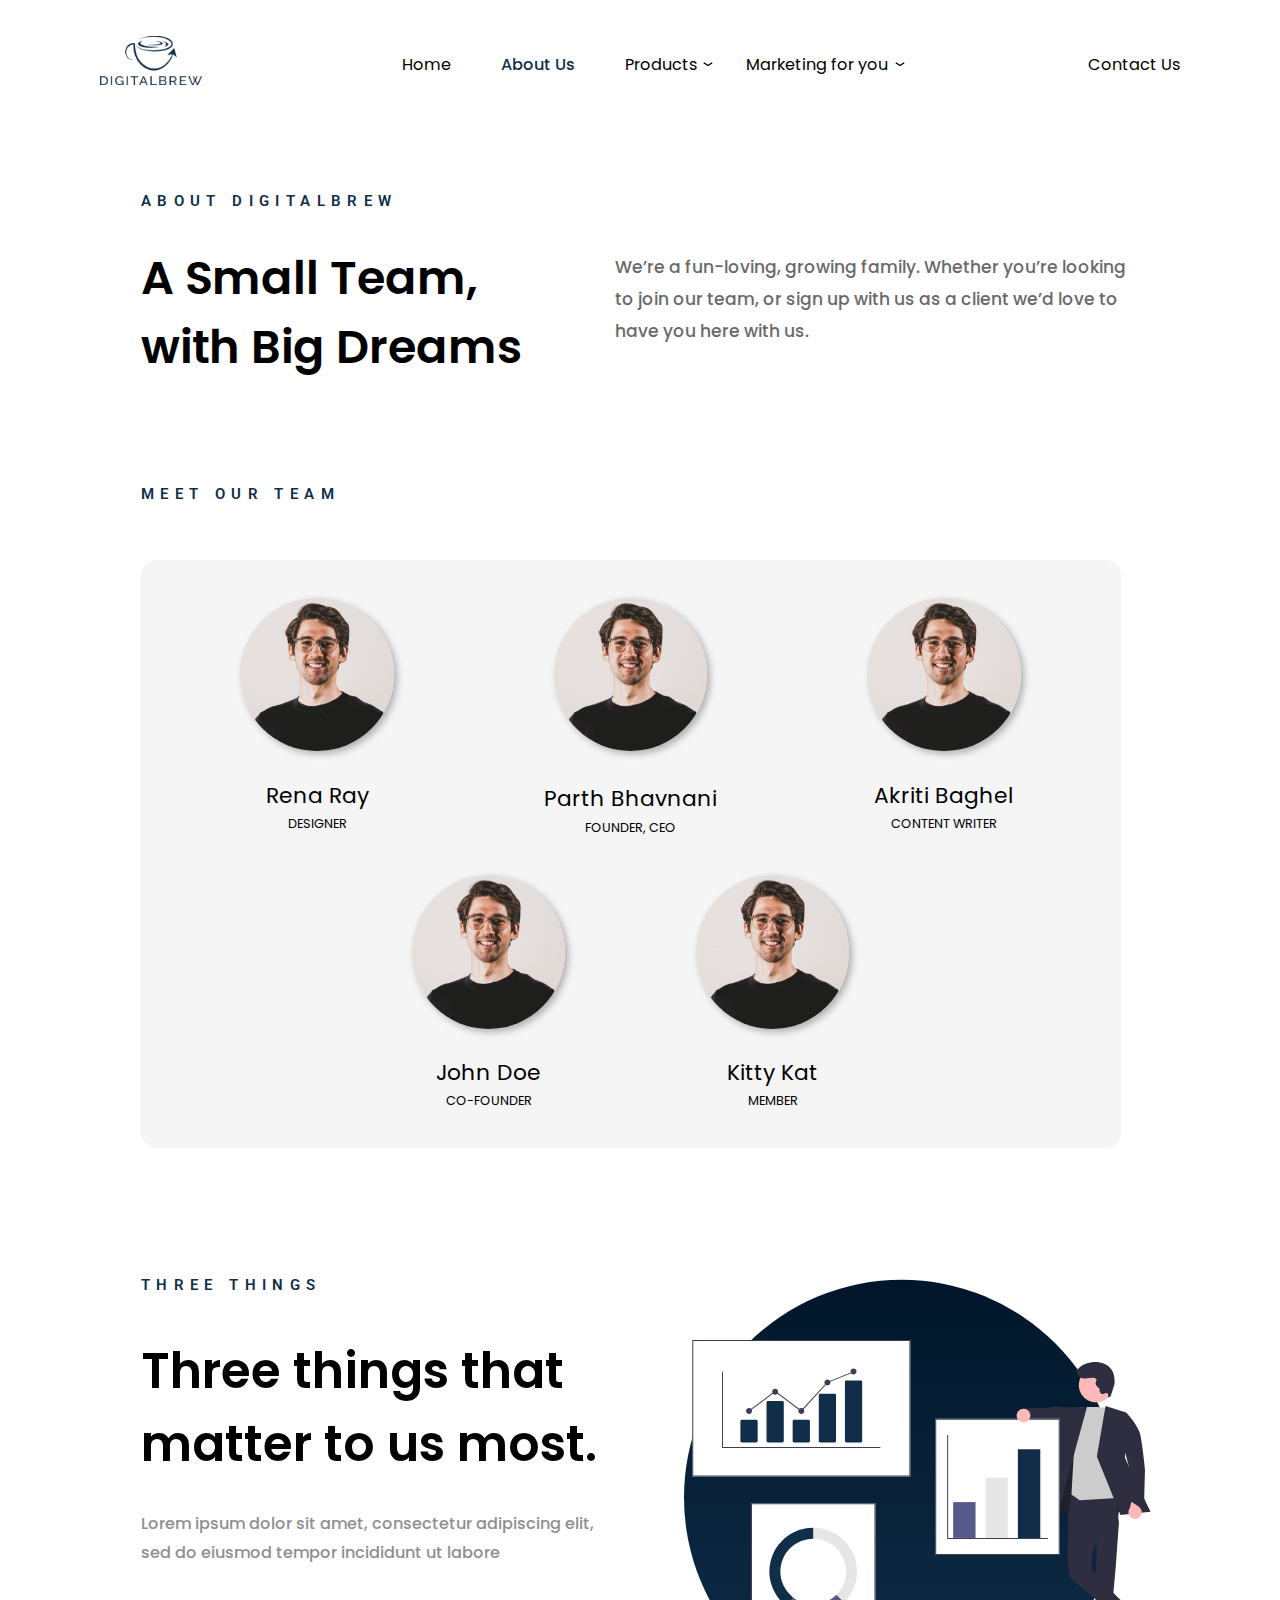
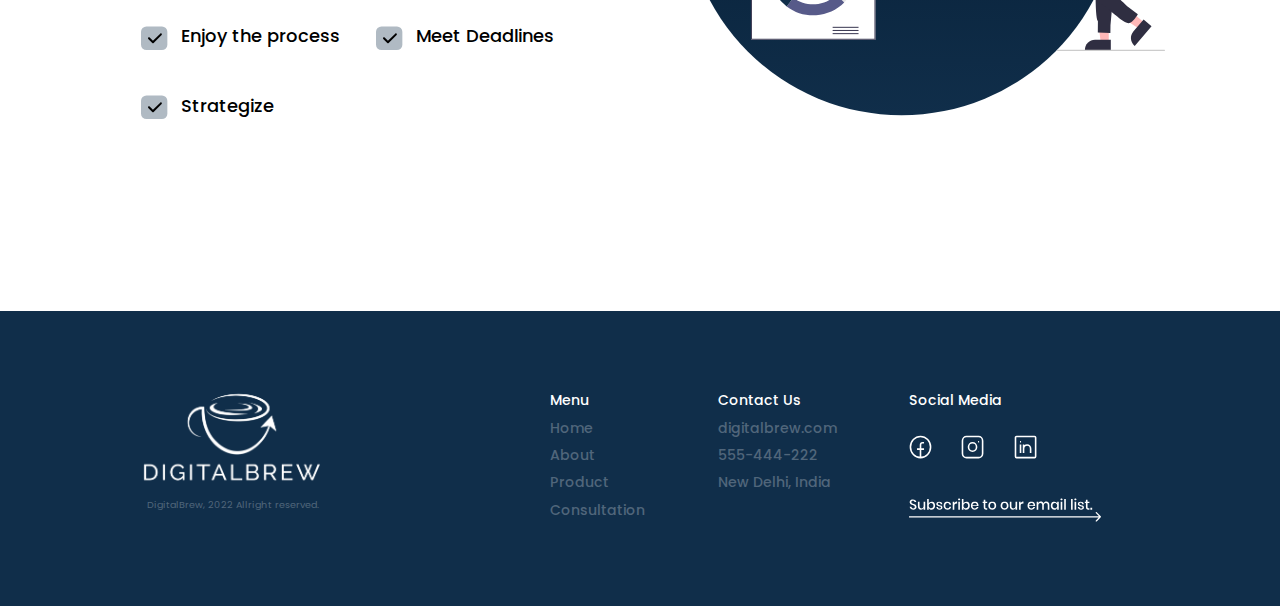
<file: about.html>
<html lang="en">
<head>
    <meta charset="UTF-8">
    <meta http-equiv="X-UA-Compatible" content="IE=edge">
    <meta name="viewport" content="width=device-width, initial-scale=1.0">
    <link rel="stylesheet" href="css/style.css">
    <link rel="preconnect" href="https://fonts.googleapis.com">
    <link rel="preconnect" href="https://fonts.gstatic.com" crossorigin>
    <link href="https://fonts.googleapis.com/css2?family=Poppins:wght@300;400;500;600;700;800;900&family=Roboto:wght@400;500;700&display=swap" rel="stylesheet">
    <title>Document</title>
</head>
<body>

    <div class="pc-version">

    
    <header class="navbar">
        <div id="navbar-one">
            <li><a href="index.html"><img id="logo" src="img/logo.png" alt=""></a></li>
        </div>
        <div class="navbar-two">
            <li><a href="index.html">Home</a></li>
            <li><a style="font-weight: 500;color: #102E4A;" href="about.html">About Us</a></li>
            <!--<li><a href="#">Products</a> <img id="arrowone" src="arrow.svg" alt=""></li>-->
            <li class="dropdown">
                <a href="javascript:void(0)" class="dropbtn">Products</a><img id="arrowone" src="img/arrow.svg" alt="">
                <div class="dropdown-content">
                  <a href="video.html">Videos</a>
                  <a href="brochure.html">Brochures & Catalogues</a>
                  <a href="logo.html">Logos</a>
                  <a href="article.html">Articles and Blogs</a>
                  <a href="social.html">Social Media Posts</a>
                </div>
              </li>
              <li class="dropdown">
                <a href="javascript:void(0)" class="dropbtn">Marketing for you </a> <img id="arrow" src="img/arrow.svg" alt="">
                <div class="dropdown-content">
                  <a href="marketingfirst.html">Becoming a Retainer Client</a>
                  <a href="marketingsecond.html">Marketing & Branding Consultations</a>
                 
                </div>
              </li>
            
        </div>
        <div class="navbar-three">
            <li><a href="contact.html">Contact Us</a></li>
        </div>
    </header>

    
    <div class="about-first-section">
        <div class="about-first-section-one">
            <h4>ABOUT DIGITALBREW</h4>
            <h1>A Small Team,<br>with Big Dreams</h1>
        </div>
        <div class="about-first-section-two">
            <p>We’re a fun-loving, growing family. Whether you’re looking <br>to join our team, or sign up with us as a client we’d love to<br> have you here with us.</p>
        </div>
    </div>

    <div class="about-second-section">
        <h4>MEET OUR TEAM</h4>
       
        <div class="about-teams">
            <div class="about-pics-one">
                <div class="picone">
                    <img src="img/us.jpg" alt="">
                    <h2>Rena Ray</h2>
                    <h3>DESIGNER</h3>
                </div>
                <div class="picone">
                    <img src="img/us.jpg" alt="">
                    <h2>Parth Bhavnani</h2>
                    <h3>FOUNDER, CEO</h3>
                </div>
                <div class="picone">
                    <img src="img/us.jpg" alt="">
                    <h2>Akriti Baghel</h2>
                    <h3>CONTENT WRITER</h3>
                </div>
            </div>
            <div class="about-pics-two">
                <div class="picone">
                    <img src="img/us.jpg" alt="">
                    <h2>John Doe</h2>
                    <h3>CO-FOUNDER</h3>
                </div>
                <div class="picone">
                    <img src="img/us.jpg" alt="">
                    <h2>Kitty Kat</h2>
                    <h3>MEMBER</h3>
                </div>
            </div>
        </div>
    </div>

    <div class="about-third-section">
        <div class="about-third-content">
            <h4>THREE THINGS</h4>
            <h1>Three things that <br>matter to us most.</h1>
            <h3>Lorem ipsum dolor sit amet, consectetur adipiscing elit,<br>sed do eiusmod tempor incididunt ut labore </h3>
            <div class="tick-contents">
                <div class="tick-first">
                    <img src="img/tick.svg" alt=""><h5>Enjoy the process</h5>
                    <img id="tick2" src="img/tick.svg" alt=""><h5>Meet Deadlines</h5>
                </div>
                <div class="tick-second">
                    <img src="img/tick.svg" alt=""><h5>Strategize</h5>
                </div>
            </div>
        </div>

        
        <img src="img/aboutthirdimg.svg" alt="">
        
    </div>
  
    <footer>
        <div class="logotext">
            <img src="img/logowhite.png" alt="">
            <h5>DigitalBrew, 2022 Allright reserved.</h5>
        </div>
        <div class="footer-contents">
            <div class="firstfootercontent">
                <h3 style="color: white;">Menu</h3>
                <h3>Home</h3>
                <h3>About</h3>
                <h3>Product</h3>
                <h3>Consultation</h3>
            </div>
            <div class="secondfootercontent">
                <h3 style="color: white;">Contact Us</h3>
                <h3>digitalbrew.com</h3>
                <h3>555-444-222</h3>
                <h3>New Delhi, India</h3>
            </div>
            <div class="thirdfootercontent">
                <h3 style="color: white;">Social Media</h3>
                <div class="footersocialicons">
                    <img src="img/fbiconwhite.svg" alt="">
                    <img src="img/instaiconwhite.svg" alt="">
                    <img src="img/linkediniconwhite.svg" alt="">
                </div>
                <img id="subarrow" src="img/subarrow.svg" alt="">
            </div>
        </div>
    </footer>

</div>





<div class="mobile-version">

    <div class="mobilenav">
        <div class="toplogo">
            <img src="img/logo.png" style="width: 20vw;" alt="">
        </div>
        <div class="bars">
            <img onclick="myFunction();" src="img/bars.svg" style="width: 7vw;cursor: pointer" alt="">
        </div>
       
    </div>
    <div id="mobilemenucontent">
        <li><a href="index.html">Home</a></li>
        <li><a href="about.html">About Us</a></li>
        <li><a onclick="myFunction2();">Products</a><img style="margin-left: 1vw" src="img/arrow.svg" alt=""></li>
        <div style="margin-left: 5%;" id="mobilemenusubproducts">
            <li><a href="video.html">Videos</a></li>
            <li><a href="brochure.html">Brochures and Catalogues</a></li>
            <li><a href="logo.html">Logos</a></li>
            <li><a href="article.html">Articles and Blogs</a></li>
            <li><a href="social.html">Social Media Posts</a></li>
        </div>
        <li><a onclick="myFunction3();">Marketing For you</a><img style="margin-left: 1vw" src="img/arrow.svg" alt=""></li>
        <div style="margin-left: 5%;" id="mobilemenusubmarketing">
            <li><a href="marketingfirst.html">Becoming a Retainer Client</a></li>
            <li><a href="marketingsecond.html">Marketing and Branding Consultations</a></li>
        </div>
        <li><a href="contact.html">Contact Us</a></li>
    </div>



    <div class="aboutmobfirstsection">
        <img draggable="false" src="img/aboutmobfirstsection.svg" style="width: 100%;margin-top: 7%" alt="">

    </div>

    <div class="aboutmobsecondsection">
        <h4>MEET OUR TEAM</h4>
       
        <div class="about-teams-mobile">
            <div class="about-pics-one-mobile">
                <div class="picone">
                    <img src="img/us.jpg" alt="">
                    <h2>Rena Ray</h2>
                    <h3>DESIGNER</h3>
                </div>
                <div class="picone">
                    <img src="img/us.jpg" alt="">
                    <h2>Parth Bhavnani</h2>
                    <h3>FOUNDER, CEO</h3>
                </div>
                <div class="picone">
                    <img src="img/us.jpg" alt="">
                    <h2>Akriti Baghel</h2>
                    <h3>CONTENT WRITER</h3>
                </div>
            </div>
            <div class="about-pics-two-mobile">
                <div class="picone">
                    <img src="img/us.jpg" alt="">
                    <h2>John Doe</h2>
                    <h3>CO-FOUNDER</h3>
                </div>
                <div class="picone">
                    <img src="img/us.jpg" alt="">
                    <h2>Kitty Kat</h2>
                    <h3>MEMBER</h3>
                </div>
            </div>
        </div>

    </div>

    <div class="aboutmobthirdsection" style="margin-top: 15%;">
        <img draggable="false" src="img/aboutmobthirdsection.svg" style="width: 100%;" alt="">
    </div>
    <div class="indexmobileformsection">
        <img draggable="false" src="img/indexmobform.svg" style="width: 100%;" alt="">
        <div class="mobform">
            <div class="inputs">
                <input type="text" placeholder="Email" name="" id="">
                <input type="text" id="msginp" placeholder="Message" name="" id="">
                <button>Send</button>
            </div>
        </div>
    </div>

    <footer>
        <div class="logotext">
            <img src="img/logowhite.png" alt="">
            <h5>DigitalBrew, 2022 Allright reserved.</h5>
        </div>
        <div class="footer-contents">
            <div class="firstfootercontent">
                <h3 style="color: white;">Menu</h3>
                <h3>Home</h3>
                <h3>About</h3>
                <h3>Product</h3>
                <h3>Consultation</h3>
            </div>
            <div class="secondfootercontent">
                <h3 style="color: white;">Contact Us</h3>
                <h3>digitalbrew.com</h3>
                <h3>555-444-222</h3>
                <h3>New Delhi, India</h3>
            </div>
            <div class="thirdfootercontent">
                <h3 style="color: white;">Social Media</h3>
                <div class="footersocialicons">
                    <img src="img/fbiconwhite.svg" alt="">
                    <img src="img/instaiconwhite.svg" alt="">
                    <img src="img/linkediniconwhite.svg" alt="">
                </div>
                <img id="subarrow" src="img/subarrow.svg" alt="">
            </div>
        </div>
    </footer>
</div>

</div>



<script>
    function myFunction() {
        var x = document.getElementById("mobilemenucontent");
        if (x.style.display === "none") {
            x.style.display = "block";
        } else {
            x.style.display = "none";
        }
    }
    function myFunction2() {
        var x = document.getElementById("mobilemenusubproducts");
        if (x.style.display === "none") {
            x.style.display = "block";
        } else {
            x.style.display = "none";
        }
    }
    function myFunction3() {
        var x = document.getElementById("mobilemenusubmarketing");
        if (x.style.display === "none") {
            x.style.display = "block";
        } else {
            x.style.display = "none";
        }
    }
</script>
</body>
</html>
</file>
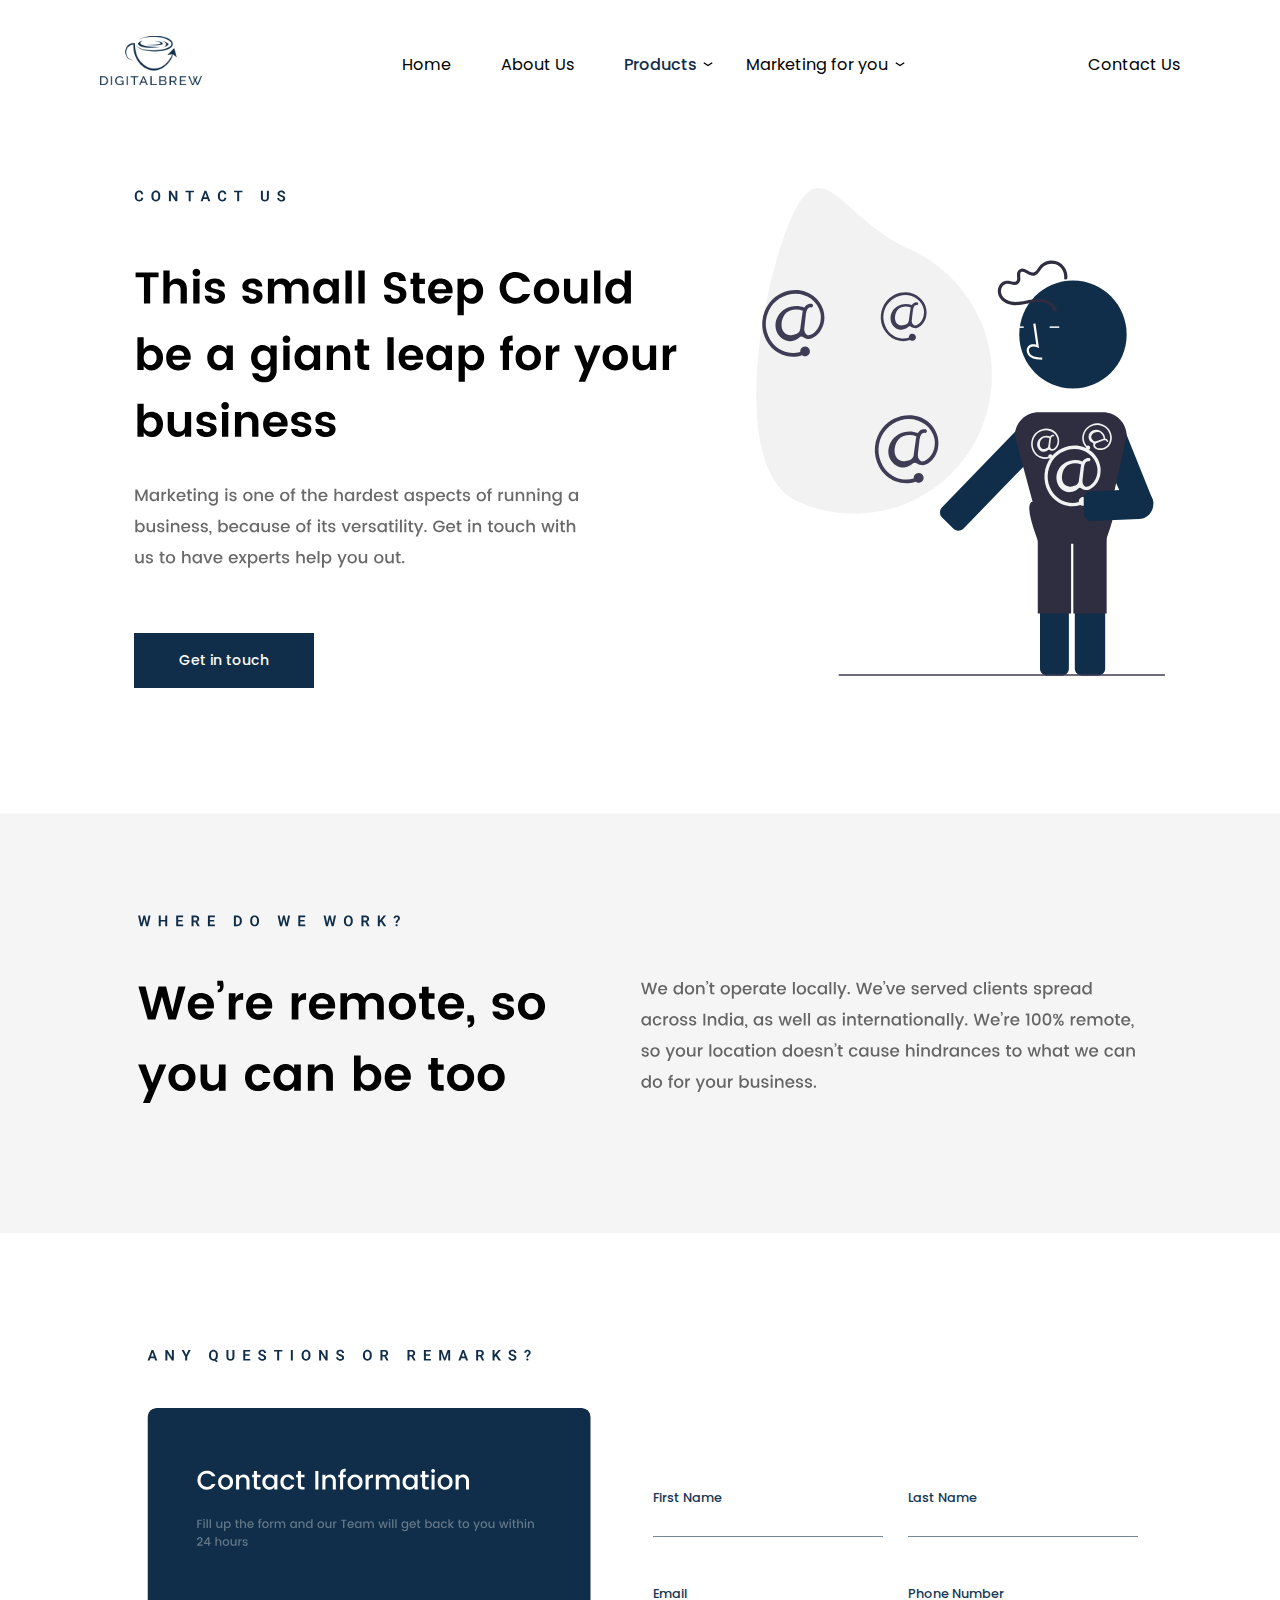
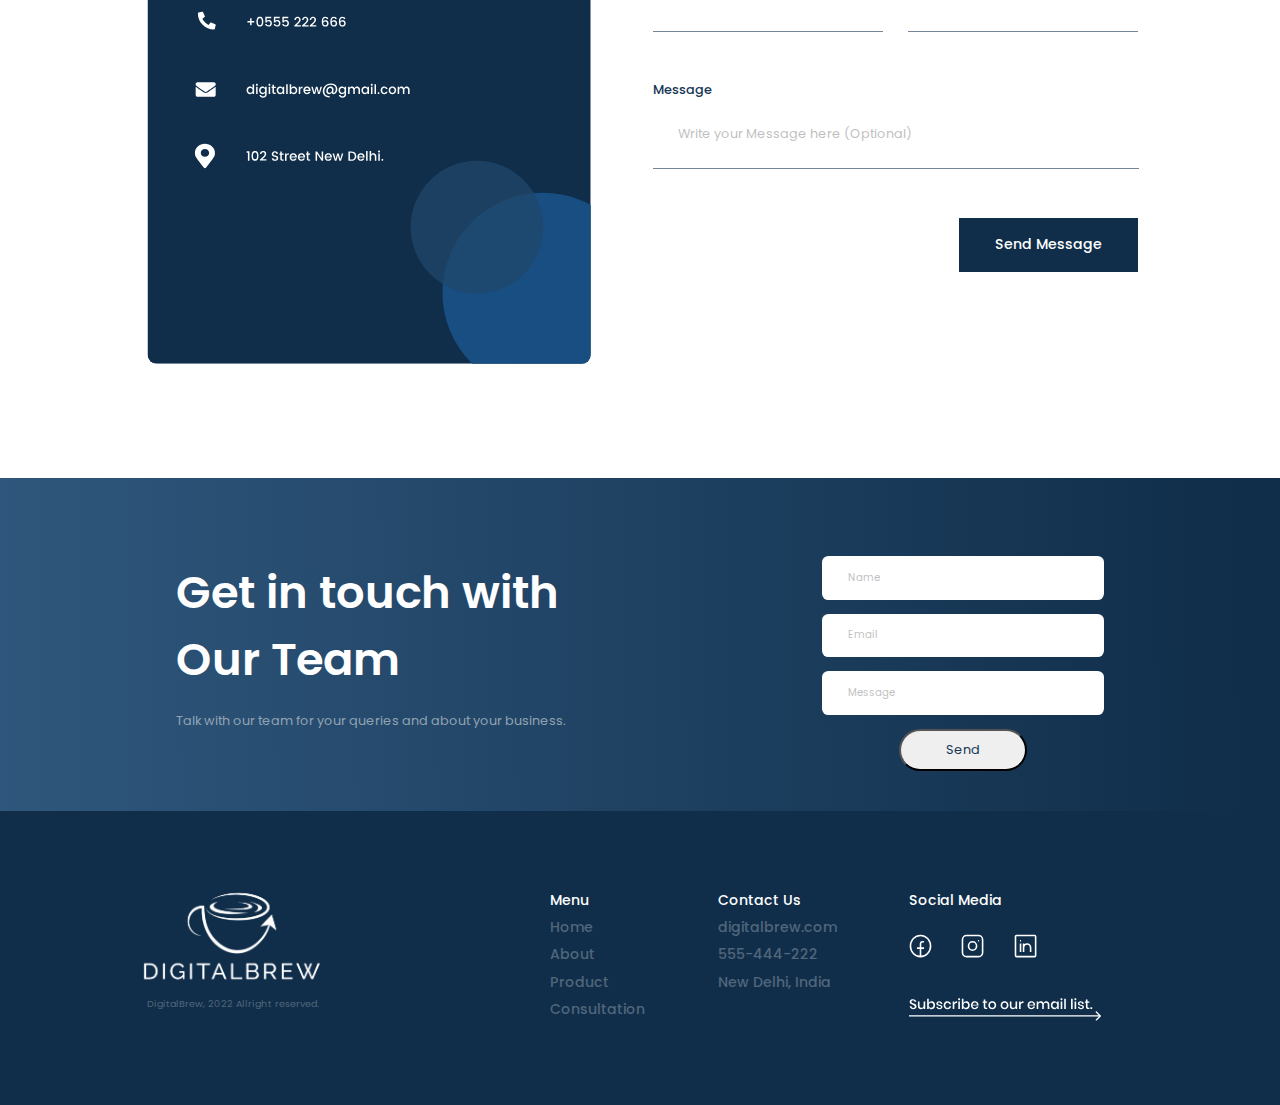
<file: contact.html>
<html lang="en">
<head>
    <meta charset="UTF-8">
    <meta http-equiv="X-UA-Compatible" content="IE=edge">
    <meta name="viewport" content="width=device-width, initial-scale=1.0">
    <link rel="stylesheet" href="css/style.css">
    <link rel="preconnect" href="https://fonts.googleapis.com">
    <link rel="preconnect" href="https://fonts.gstatic.com" crossorigin>
    <link href="https://fonts.googleapis.com/css2?family=Poppins:wght@300;400;500;600;700;800;900&display=swap" rel="stylesheet">
    <link href="https://fonts.googleapis.com/css2?family=Poppins:wght@300;400;500;600;700;800;900&family=Roboto:wght@400;500;700&display=swap" rel="stylesheet">
    <style>
        
    </style>
    <title>Document</title>
</head>
<body>

<div class="pc-version">
    <header class="navbar">
        <div id="navbar-one">
            <li><a href="index.html"><img id="logo" src="img/logo.png" alt=""></a></li>
        </div>
        <div class="navbar-two">
            <li><a href="index.html">Home</a></li>
            <li><a href="about.html">About Us</a></li>
            <!--<li><a href="#">Products</a> <img id="arrowone" src="arrow.svg" alt=""></li>-->
            <li class="dropdown">
                <a style="font-weight: 500;color: #102E4A;" href="javascript:void(0)" class="dropbtn">Products</a><img id="arrowone" src="img/arrow.svg" alt="">
                <div class="dropdown-content">
                  <a href="video.html">Videos</a>
                  <a href="brochure.html">Brochures & Catalogues</a>
                  <a href="logo.html">Logos</a>
                  <a href="article.html">Articles and Blogs</a>
                  <a href="#">Social Media Posts</a>
                </div>
              </li>
              <li class="dropdown">
                <a href="javascript:void(0)" class="dropbtn">Marketing for you </a> <img id="arrow" src="img/arrow.svg" alt="">
                <div class="dropdown-content">
                    <a href="marketingfirst.html">Becoming a Retainer Client</a>
                    <a href="marketingsecond.html">Marketing & Branding Consultations</a>
                 
                </div>
              </li>


            
        </div>
        <div class="navbar-three">
            <li><a href="contact.html">Contact Us</a></li>
        </div>
    </header>

   
    <div class="contactfirstsection">
        <img draggable="false" src="img/contactfirst.svg" style="width: 100%;" alt="">
        <button style="margin-top: -14%; margin-left: 10.5%;" class="singlebtn">Get in touch</button>
    </div>

    <div class="contactsecondsection">
        <img draggable="false" src="img/contactsecond.svg" style="width: 100%;" alt="">
    </div>

    <div class="contactthirdsection">
        <img draggable="false" src="img/contactthird.svg" style="width: 100%;" alt="">
        
    </div>
    <form class="contact-form">
        <div style="display: flex; flex-direction: row;">
           <div class="fn">
               <span>First Name</span>
               <input type="text" name="" id="">
           </div>
           <div class="fn" style="margin-left: 5%;">
               <span>Last Name</span>
               <input type="text" name="" id="">
           </div>
        </div>
        <div style="display: flex; flex-direction: row;margin-top: 10%;">
            <div class="fn">
                <span>Email</span>
                <input type="email" name="" id="">
            </div>
            <div class="fn" style="margin-left: 5%;">
                <span>Phone Number</span>
                <input type="number" name="" id="">
            </div>
         </div>
         <div style="display: flex; flex-direction: row;margin-top: 10%;">
            <div class="fn">
                <span>Message</span>
                <input style="width: 38vw;padding: 2vw" type="text" name="" placeholder="Write your Message here (Optional)" id="">
            </div>
         </div>
         <button style="margin-top: 10%;margin-left: 63%;" class="singlebtn">Send Message</button>
       </form>
    


 <form class="foram">
        <div class="form-text" style="margin-right: 10%">
            <h1 style="font-size: 3.5vw;">Get in touch with <br> Our Team</h1>
            <h4>Talk with our team for your queries and about your business.</h4>
        </div>
        <div class="inputs">
            <input type="text" placeholder="Name" name="" id="">
            <input type="text" placeholder="Email" style="margin-top: 5%;" name="" id="">
            <input type="text" id="msginp" placeholder="Message" name="" id="">
            <button>Send</button>
        </div>
    </form>

    <footer>
        <div class="logotext">
            <img src="img/logowhite.png" alt="">
            <h5>DigitalBrew, 2022 Allright reserved.</h5>
        </div>
        <div class="footer-contents">
            <div class="firstfootercontent">
                <h3 style="color: white;">Menu</h3>
                <h3>Home</h3>
                <h3>About</h3>
                <h3>Product</h3>
                <h3>Consultation</h3>
            </div>
            <div class="secondfootercontent">
                <h3 style="color: white;">Contact Us</h3>
                <h3>digitalbrew.com</h3>
                <h3>555-444-222</h3>
                <h3>New Delhi, India</h3>
            </div>
            <div class="thirdfootercontent">
                <h3 style="color: white;">Social Media</h3>
                <div class="footersocialicons">
                    <img src="img/fbiconwhite.svg" alt="">
                    <img src="img/instaiconwhite.svg" alt="">
                    <img src="img/linkediniconwhite.svg" alt="">
                </div>
                <img id="subarrow" src="img/subarrow.svg" alt="">
            </div>
        </div>
    </footer>
</div>     




<div class="mobile-version">
    <div class="mobilenav">
        <div class="toplogo">
            <img src="img/logo.png" style="width: 20vw;" alt="">
        </div>
        <div class="bars">
            <img onclick="myFunction();" src="img/bars.svg" style="width: 7vw;cursor: pointer" alt="">
        </div>
       
    </div>
    <div id="mobilemenucontent">
        <li><a href="index.html">Home</a></li>
        <li><a href="about.html">About Us</a></li>
        <li><a onclick="myFunction2();">Products</a><img style="margin-left: 1vw" src="img/arrow.svg" alt=""></li>
        <div style="margin-left: 5%;" id="mobilemenusubproducts">
            <li><a href="video.html">Videos</a></li>
            <li><a href="brochure.html">Brochures and Catalogues</a></li>
            <li><a href="logo.html">Logos</a></li>
            <li><a href="article.html">Articles and Blogs</a></li>
            <li><a href="social.html">Social Media Posts</a></li>
        </div>
        <li><a onclick="myFunction3();">Marketing For you</a><img style="margin-left: 1vw" src="img/arrow.svg" alt=""></li>
        <div style="margin-left: 5%;" id="mobilemenusubmarketing">
            <li><a href="marketingfirst.html">Becoming a Retainer Client</a></li>
            <li><a href="marketingsecond.html">Marketing and Branding Consultations</a></li>
        </div>
        <li><a href="contact.html">Contact Us</a></li>
    </div>


   <div class="contactmobfirstsection" style="margin-top: 10%;">
       <img draggable="false" src="img/contactmobfirst.svg" style="width: 100%;" alt="">
       <button class="singlebtnmob" style="margin-left: 32%;margin-top: 0.5%;">Get in touch</button>
   </div>


   <div class="contactmobsecondsection" style="margin-top: 15%;">
        <img draggable="false" src="img/contactmobsecond.svg" style="width: 100%;" alt="">
   </div>

   <div class="contactmobthirdsection" style="">
    <img draggable="false" src="img/contactmobthird.svg" style="width: 100%;" alt="">
    
  
    </div>



    <div class="indexmobileformsection">
        <img draggable="false" src="img/indexmobform.svg" style="width: 100%;" alt="">
        <div class="mobform">
            <div class="inputs">
                <input type="text" placeholder="Email" name="" id="">
                <input type="text" id="msginp" placeholder="Message" name="" id="">
                <button>Send</button>
            </div>
        </div>
    </div>

    <footer>
        <div class="logotext">
            <img src="img/logowhite.png" alt="">
            <h5>DigitalBrew, 2022 Allright reserved.</h5>
        </div>
        <div class="footer-contents">
            <div class="firstfootercontent">
                <h3 style="color: white;">Menu</h3>
                <h3>Home</h3>
                <h3>About</h3>
                <h3>Product</h3>
                <h3>Consultation</h3>
            </div>
            <div class="secondfootercontent">
                <h3 style="color: white;">Contact Us</h3>
                <h3>digitalbrew.com</h3>
                <h3>555-444-222</h3>
                <h3>New Delhi, India</h3>
            </div>
            <div class="thirdfootercontent">
                <h3 style="color: white;">Social Media</h3>
                <div class="footersocialicons">
                    <img src="img/fbiconwhite.svg" alt="">
                    <img src="img/instaiconwhite.svg" alt="">
                    <img src="img/linkediniconwhite.svg" alt="">
                </div>
                <img id="subarrow" src="img/subarrow.svg" alt="">
            </div>
        </div>
    </footer>

</div>





<script>
    function myFunction() {
        var x = document.getElementById("mobilemenucontent");
        if (x.style.display === "none") {
            x.style.display = "block";
        } else {
            x.style.display = "none";
        }
    }
    function myFunction2() {
        var x = document.getElementById("mobilemenusubproducts");
        if (x.style.display === "none") {
            x.style.display = "block";
        } else {
            x.style.display = "none";
        }
    }
    function myFunction3() {
        var x = document.getElementById("mobilemenusubmarketing");
        if (x.style.display === "none") {
            x.style.display = "block";
        } else {
            x.style.display = "none";
        }
    }
</script>

</body>
</html>
</file>
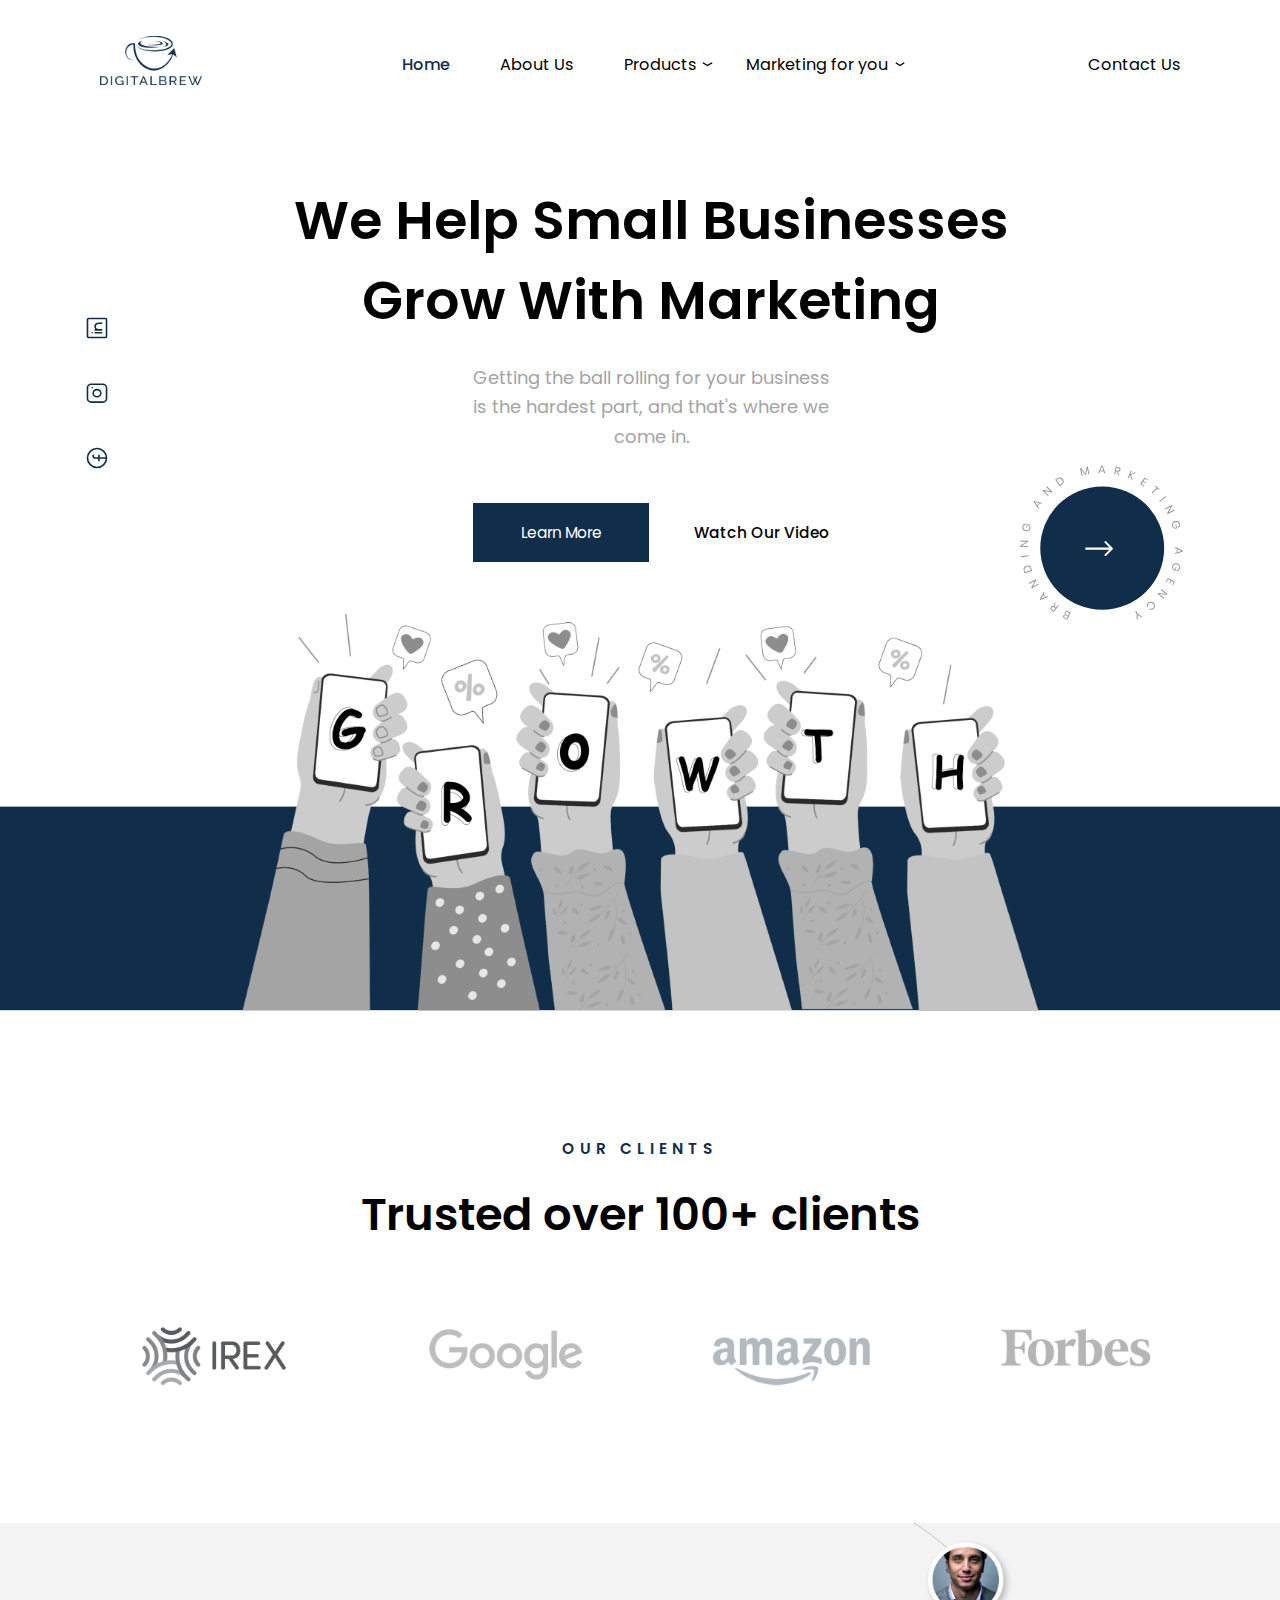
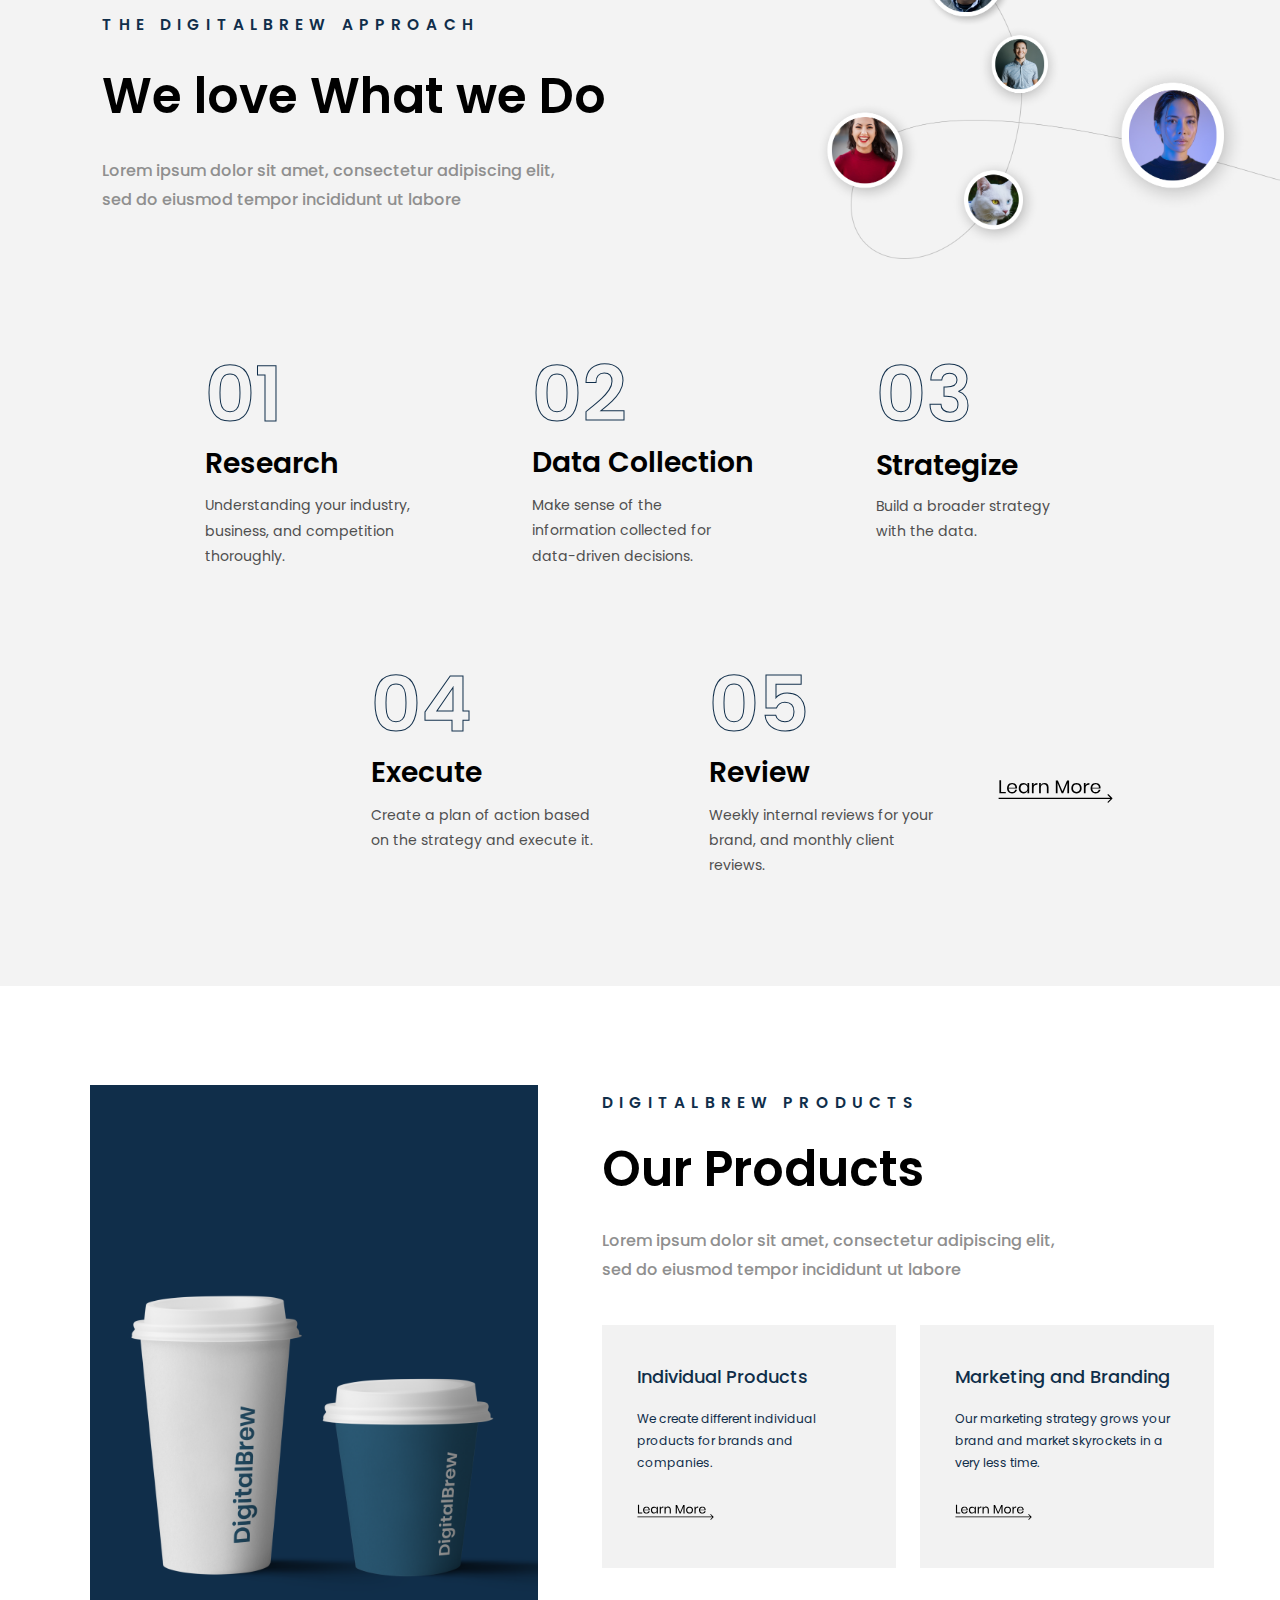
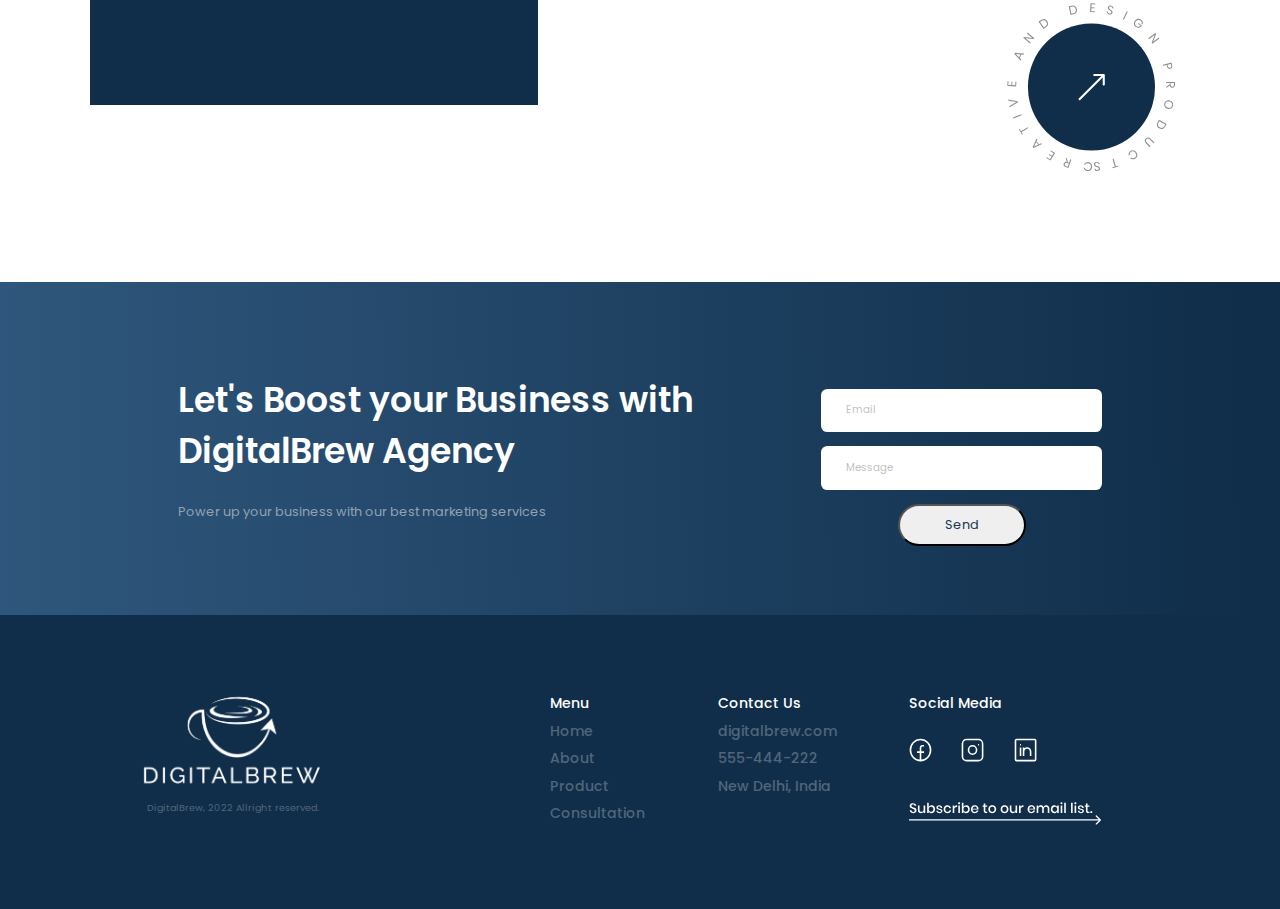
<file: firstpage.html>
<html lang="en">
<head>
    <meta charset="UTF-8">
    <meta http-equiv="X-UA-Compatible" content="IE=edge">
    <meta name="viewport" content="width=device-width, initial-scale=1.0">
    <link rel="stylesheet" href="style.css">
    <link rel="preconnect" href="https://fonts.googleapis.com">
    <link rel="preconnect" href="https://fonts.gstatic.com" crossorigin>
    <link href="https://fonts.googleapis.com/css2?family=Poppins:wght@300;400;500;600;700;800;900&display=swap" rel="stylesheet">
    <title>Document</title>
</head>
<body>

     
    <header class="navbar">
        <div id="navbar-one">
            <li><a href="#"><img id="logo" src="logo.png" alt=""></a></li>
        </div>
        <div class="navbar-two">
            <li><a style="font-weight: 500;color: #102E4A;" href="#">Home</a></li>
            <li><a href="#">About Us</a></li>
            <!--<li><a href="#">Products</a> <img id="arrowone" src="arrow.svg" alt=""></li>-->
            <li class="dropdown">
                <a href="javascript:void(0)" class="dropbtn">Products</a><img id="arrowone" src="arrow.svg" alt="">
                <div class="dropdown-content">
                  <a href="#">Videos</a>
                  <a href="#">Brochures & Catalogues</a>
                  <a href="#">Logos</a>
                  <a href="#">Articles and Blogs</a>
                  <a href="#">Social Media Posts</a>
                </div>
              </li>
              <li class="dropdown">
                <a href="javascript:void(0)" class="dropbtn">Marketing for you </a> <img id="arrow" src="arrow.svg" alt="">
                <div class="dropdown-content">
                  <a href="#">Becoming a Retainer Client</a>
                  <a href="#">Marketing & Branding Consultations</a>
                 
                </div>
              </li>
            
        </div>
        <div class="navbar-three">
            <li><a href="#">Contact Us</a></li>
        </div>
    </header>

    <div class="section-one">
        
       

        <div class="middle-content">
            <div class="secone-icons">
                <img src="linkedinicon.svg" alt=""><br>
                <img src="instaicon.svg" alt=""><br>
                <img src="fbicon.svg" alt="">
            </div>
            <div class="secone-main-content">
                <h1>We Help Small Businesses<br> Grow With Marketing</h1>
                <h4>Getting the ball rolling for your business<br> is the hardest part, and that's where we<br> come in.</h4>
                <div class="secone-buttons">
                    <button id="buttononemain">Learn More</button>
                    <span id="buttontwomain">Watch Our Video</span>
                </div>
            </div>
            <div class="circle">
                <img src="circle.svg" alt="">
            </div>
        </div>

        <!--<div class="coverimage-content">
            <div class="block">

            </div>
            <div class="growthimage">
                <img id="grimg"  src="growthimage.png" alt="">
            </div>

        </div>-->

        <div id="blocks">
            <img src="block.png" alt="">
        </div>

    </div>

    <div class="section-two">
        <div>
        <h4>OUR CLIENTS</h4>
        </div>
        <div>
        <h1>Trusted over 100+ clients</h1>
    </div>
        <div class="clientslogos">
            <img src="clients.png" alt="">
        </div>
    </div>


    <div class="section-three">
        <div class="section-three-one">
            <div class="section-three-one-text">
                <h4>THE DIGITALBREW APPROACH</h4>
                <h1>We love What we Do</h1>
                <h3>Lorem ipsum dolor sit amet, consectetur adipiscing elit,<br> sed do eiusmod tempor incididunt ut labore </h3>
            </div>
            <div class="section-three-one-svg">
                <img id="thirdsecimg" src="third-section-image.png" alt="">
            </div>
        </div>

        <div class="section-three-two">
            <div class="resh">
                <h1>01</h1>
                <h2>Research</h2>
                <h3>Understanding your industry,<br>business, and competition <br> thoroughly.</h3>
            </div>
            <div class="data">
                <h1>02</h1>
                <h2>Data Collection</h2>
                <h3>Make sense of the<br> information collected for <br>data-driven decisions.</h3>
            </div>
            <div class="strategy">
                <h1>03</h1>
                <h2>Strategize</h2>
                <h3>Build a broader strategy<br> with the data.</h3>
            </div>
        </div>

        <div class="section-three-three">
            <div class="execute">
                <h1>04</h1>
                <h2>Execute</h2>
                <h3>Create a plan of action based<br> on the strategy and execute it.</h3>
            </div>
            <div class="review">
                <h1>05</h1>
                <h2>Review</h2>
                <h3>Weekly internal reviews for your<br> brand, and monthly client <br>reviews.</h3>
            </div>
            <div class="arrow">
                <img id="learnmorearrow" src="learnmorearrow.svg" alt="">
            </div>
        </div>

    </div>
  
    <!--Fourth Section==========================================-->


    <div class="section-four">
        <div class="cupimage">
            <img id="cup"src="cup.png" alt="">
        </div>
        <div class="fourth-content">
            <h4>DIGITALBREW PRODUCTS</h4>
            <h1>Our Products</h1>
            <h3>Lorem ipsum dolor sit amet, consectetur adipiscing elit,<br> sed do eiusmod tempor incididunt ut labore </h3>

            <div class="twobox">
                <div class="boxone">
                    <h5>Individual Products</h4>
                    <h6>We create different individual<br> products for brands and <br> companies.</h6>
                    <img id="boxarrow" src="learnmorearrow.svg" alt="">
                </div>
                <div class="boxtwo">
                    <h5>Marketing and Branding</h4>
                    <h6>Our marketing strategy grows your<br> brand and market skyrockets in a<br> very less time.</h6>
                    <img id="boxarrow" src="learnmorearrow.svg" alt="">
                </div>
            </div>

            <div class="fourth-circle">
                <img id="fourthcircle" src="fourthcircle.svg" alt="">
            </div>
        </div>
    </div>


    <form>
        <div class="form-text">
            <h1>Let's Boost your Business with<br>DigitalBrew Agency</h1>
            <h4>Power up your business with our best marketing services</h4>
        </div>
        <div class="inputs">
            <input type="text" placeholder="Email" name="" id="">
            <input type="text" id="msginp" placeholder="Message" name="" id="">
            <button>Send</button>
        </div>
    </form>

    <footer>
        <div class="logotext">
            <img src="logowhite.png" alt="">
            <h5>DigitalBrew, 2022 Allright reserved.</h5>
        </div>
        <div class="footer-contents">
            <div class="firstfootercontent">
                <h3 style="color: white;">Menu</h3>
                <h3>Home</h3>
                <h3>About</h3>
                <h3>Product</h3>
                <h3>Consultation</h3>
            </div>
            <div class="secondfootercontent">
                <h3 style="color: white;">Contact Us</h3>
                <h3>digitalbrew.com</h3>
                <h3>555-444-222</h3>
                <h3>New Delhi, India</h3>
            </div>
            <div class="thirdfootercontent">
                <h3 style="color: white;">Social Media</h3>
                <div class="footersocialicons">
                    <img src="fbiconwhite.svg" alt="">
                    <img src="instaiconwhite.svg" alt="">
                    <img src="linkediniconwhite.svg" alt="">
                </div>
                <img id="subarrow" src="subarrow.svg" alt="">
            </div>
        </div>
    </footer>

</body>
</html>
</file>
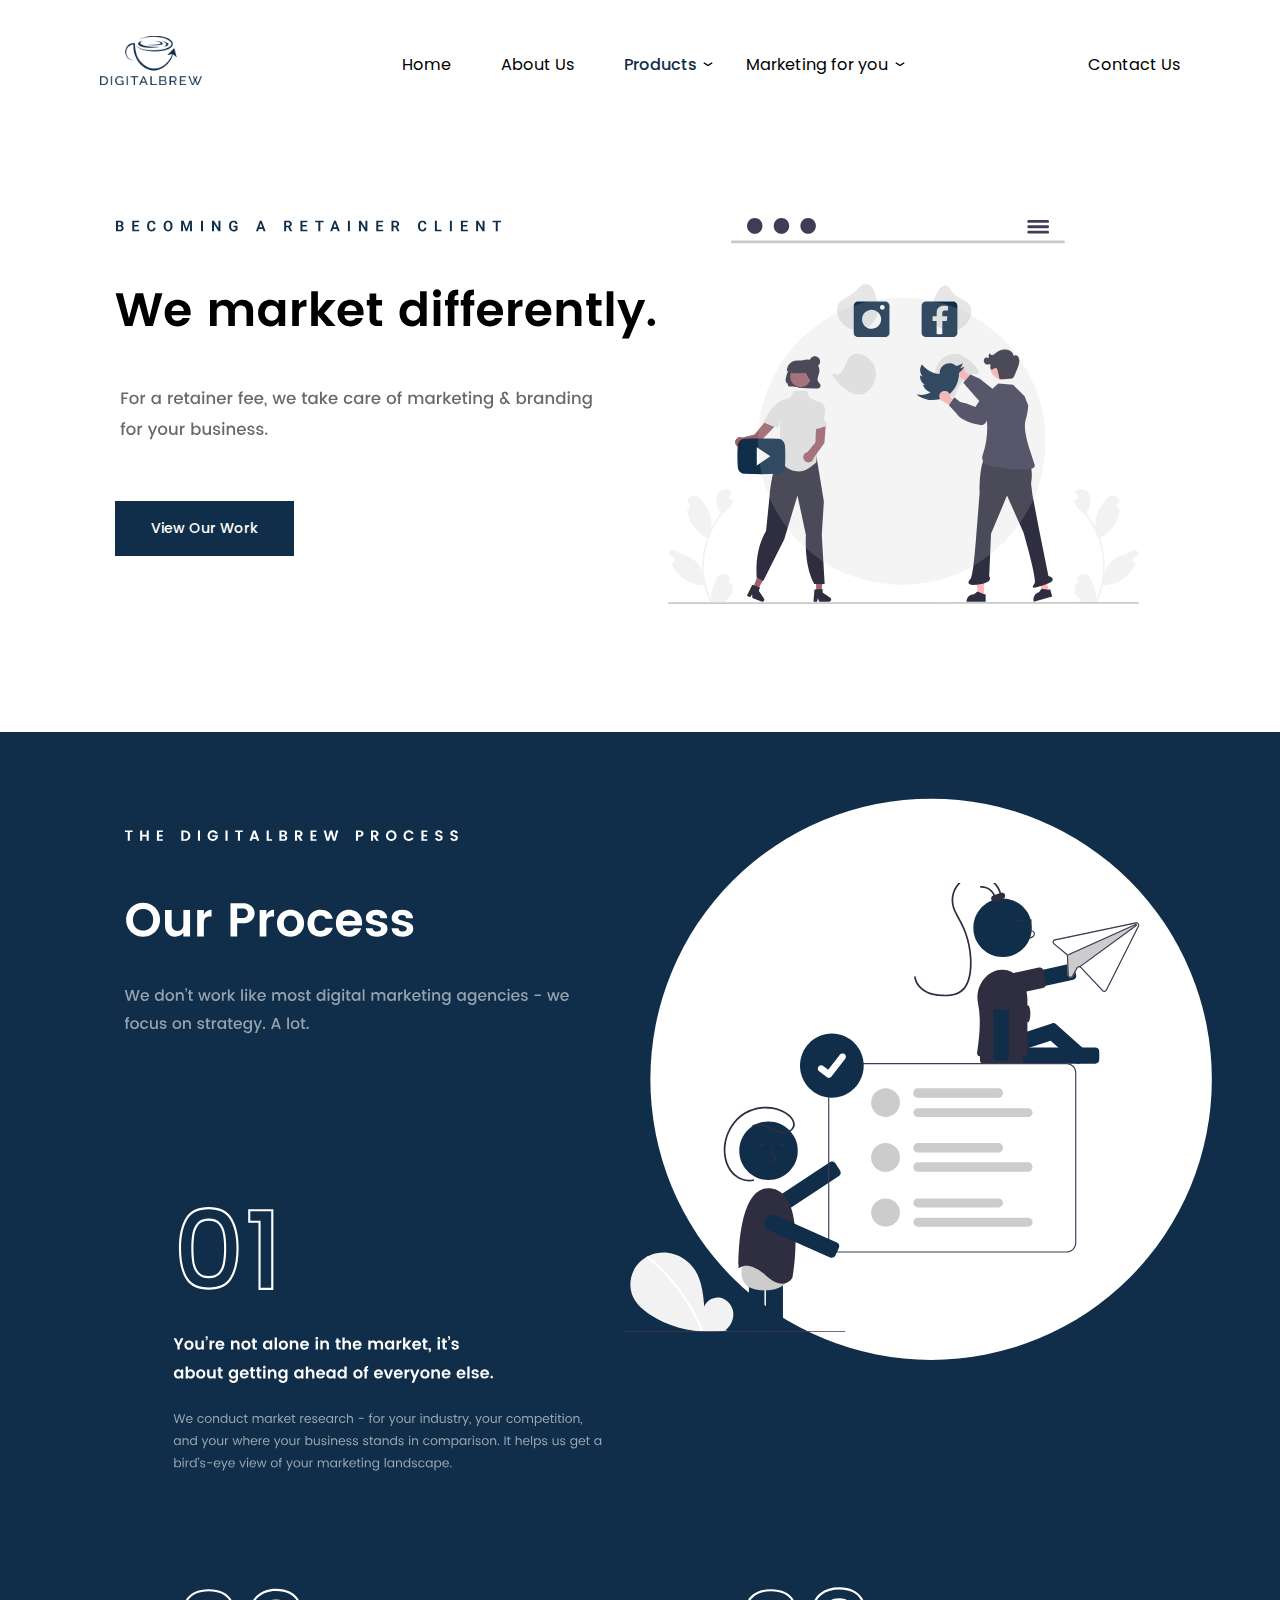
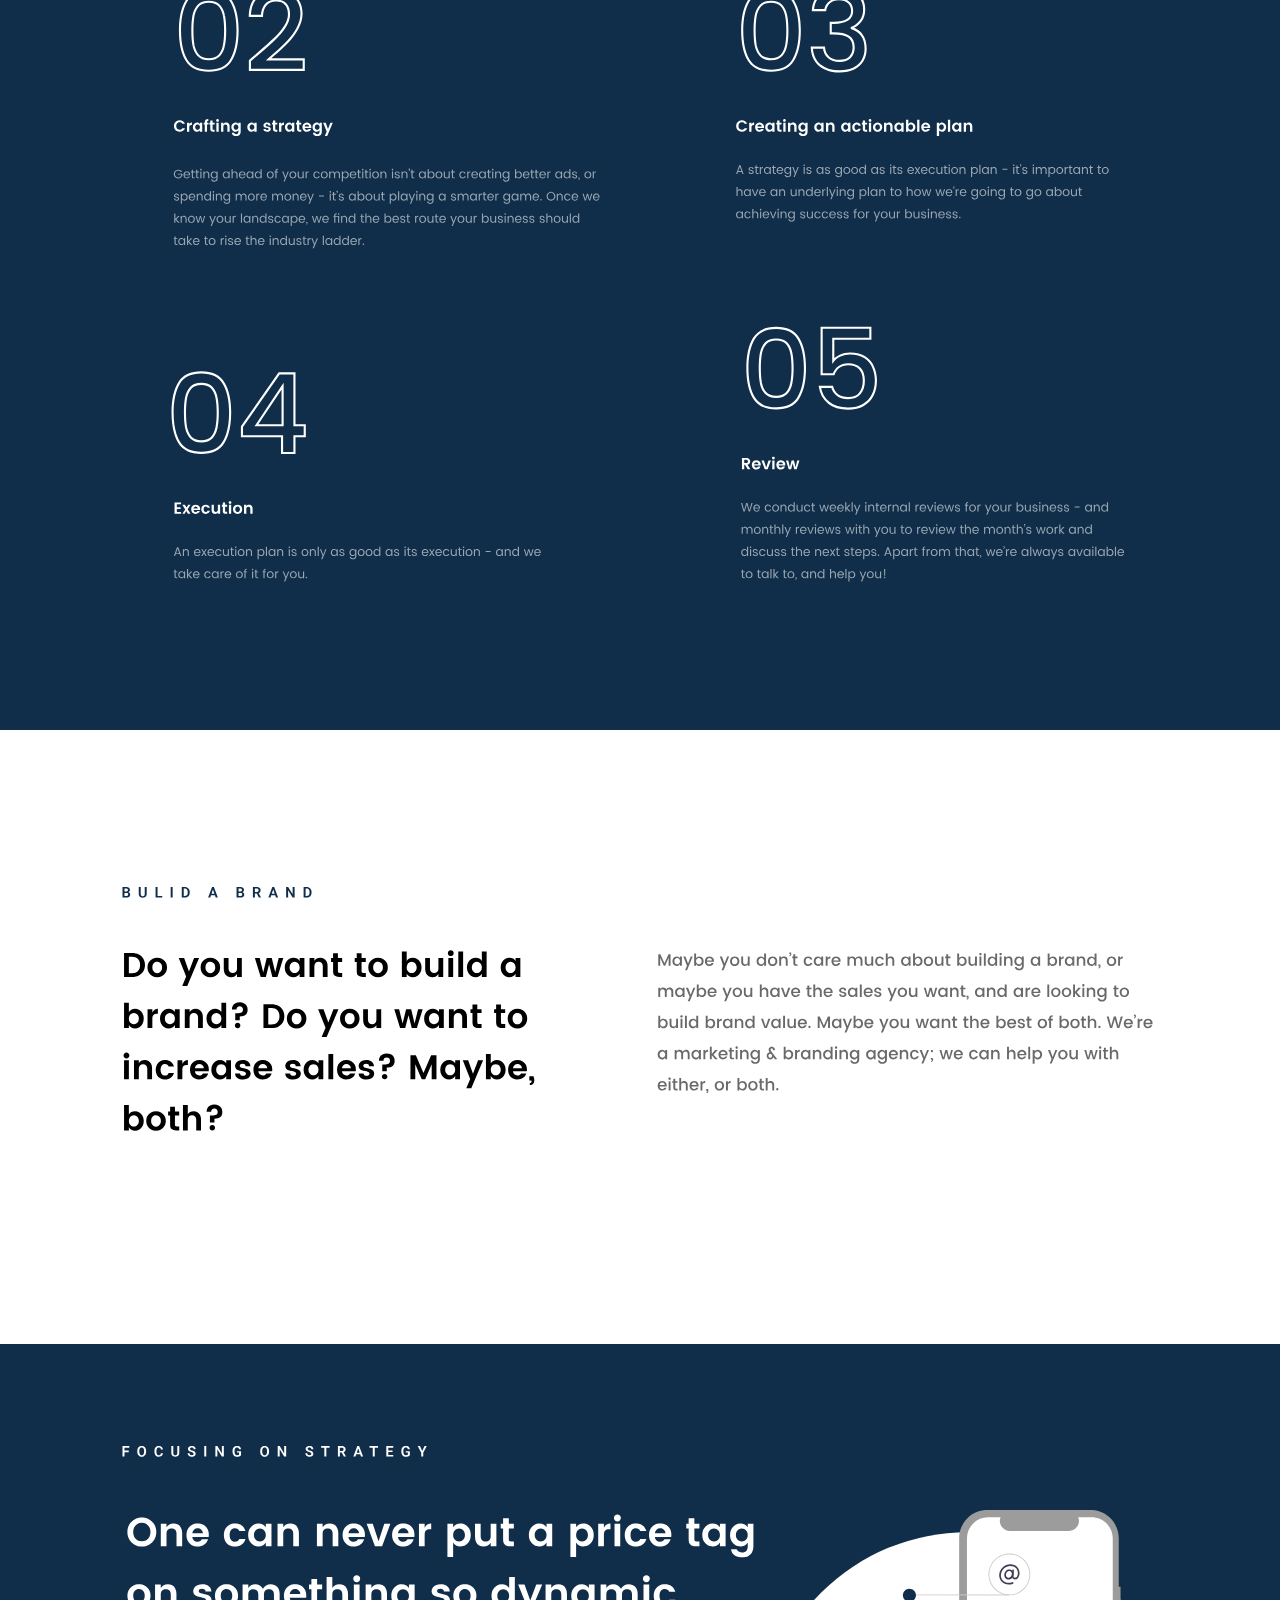
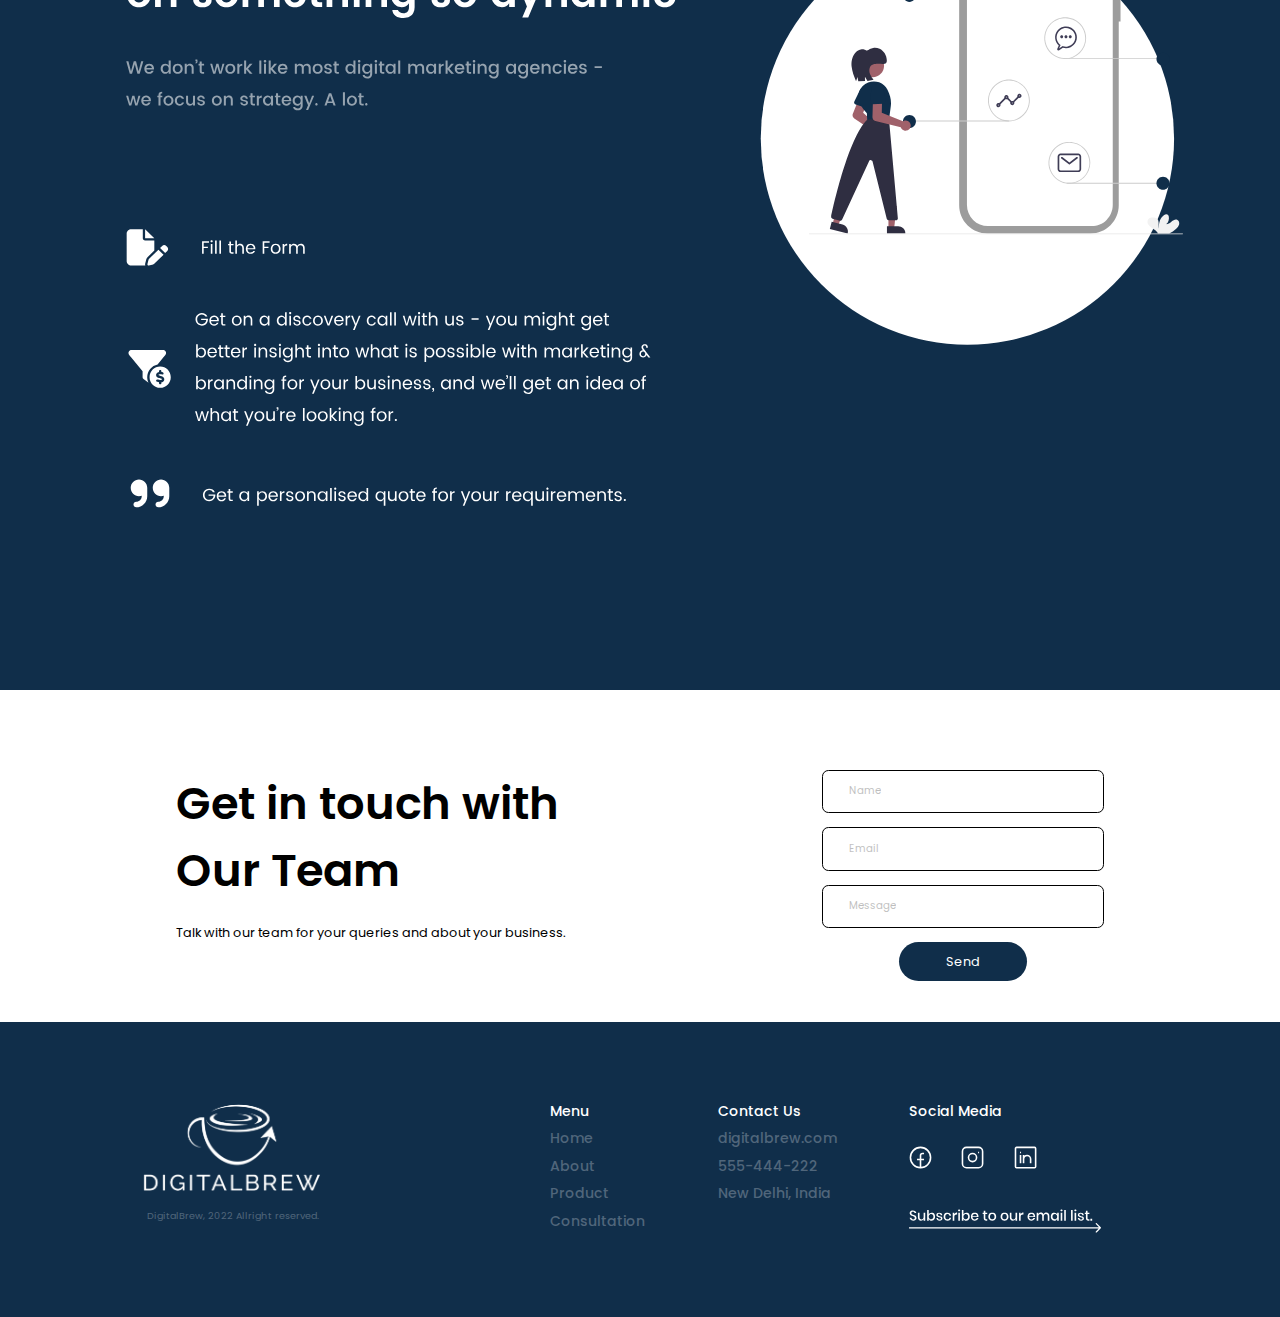
<file: marketingfirst.html>
<html lang="en">
<head>
    <meta charset="UTF-8">
    <meta http-equiv="X-UA-Compatible" content="IE=edge">
    <meta name="viewport" content="width=device-width, initial-scale=1.0">
    <link rel="stylesheet" href="css/style.css">
    <link rel="preconnect" href="https://fonts.googleapis.com">
    <link rel="preconnect" href="https://fonts.gstatic.com" crossorigin>
    <link href="https://fonts.googleapis.com/css2?family=Poppins:wght@300;400;500;600;700;800;900&display=swap" rel="stylesheet">
    <link href="https://fonts.googleapis.com/css2?family=Poppins:wght@300;400;500;600;700;800;900&family=Roboto:wght@400;500;700&display=swap" rel="stylesheet">
    <style>
        .mySlides{
           display: none;
        }
    </style>
    <title>Document</title>
</head>
<body>

     <div class="pc-version">
    <header class="navbar">
        <div id="navbar-one">
            <li><a href="index.html"><img id="logo" src="img/logo.png" alt=""></a></li>
        </div>
        <div class="navbar-two">
            <li><a href="index.html">Home</a></li>
            <li><a href="about.html">About Us</a></li>
            <!--<li><a href="#">Products</a> <img id="arrowone" src="arrow.svg" alt=""></li>-->
            <li class="dropdown">
                <a style="font-weight: 500;color: #102E4A;" href="javascript:void(0)" class="dropbtn">Products</a><img id="arrowone" src="img/arrow.svg" alt="">
                <div class="dropdown-content">
                  <a href="video.html">Videos</a>
                  <a href="brochure.html">Brochures & Catalogues</a>
                  <a href="logo.html">Logos</a>
                  <a href="article.html">Articles and Blogs</a>
                  <a href="social.html">Social Media Posts</a>
                </div>
              </li>
              <li class="dropdown">
                <a href="javascript:void(0)" class="dropbtn">Marketing for you </a> <img id="arrow" src="img/arrow.svg" alt="">
                <div class="dropdown-content">
                    <a href="marketingfirst.html">Becoming a Retainer Client</a>
                    <a href="marketingsecond.html">Marketing & Branding Consultations</a>
                </div>
              </li>
            
        </div>
        <div class="navbar-three">
            <li><a href="contact.html">Contact Us</a></li>
        </div>
    </header>

   
   
    <div class="marketingone-first-section" style="margin-top: 7%;">
        <img draggable="false" style="width: 80%; margin-left: 9%;" src="img/m1first.svg" alt="">
        <button style="margin-top: -8%; margin-left: 9%;" class="singlebtn">View Our Work</button>
    </div>

    <div class="marketingone-second-section">
        <img draggable="false" src="img/m1second.svg" style="width: 100%; margin-top: 10%;" alt="">
    </div>

    
    <div class="marketingone-third-section">
        <img draggable="false" src="img/m1third.svg" style="width: 100%;" alt="">
    </div>

    <div class="marketingone-fourth-section">
        <img draggable="false" src="img/m1fourth.svg" style="width: 100%;" alt="">
    </div>


 <form style="background: white;" class="foram">
        <div class="form-text" style="margin-right: 10%;">
            <h1 style="font-size: 3.5vw; color: black">Get in touch with <br> Our Team</h1>
            <h4 style="color: black">Talk with our team for your queries and about your business.</h4>
        </div>
        <div class="inputs">
            <input style="border: 0.15vw solid black;" type="text" placeholder="Name" name="" id="">
            <input style="border: 0.15vw solid black;margin-top: 5%;" type="text" placeholder="Email" name="" id="">
            <input style="border: 0.15vw solid black;" type="text" id="msginp" placeholder="Message" name="" id="">
            <button style="background-color:#102E4A;color: white;border: none;">Send</button>
        </div>
    </form>

    <footer>
        <div class="logotext">
            <img src="img/logowhite.png" alt="">
            <h5>DigitalBrew, 2022 Allright reserved.</h5>
        </div>
        <div class="footer-contents">
            <div class="firstfootercontent">
                <h3 style="color: white;">Menu</h3>
                <h3>Home</h3>
                <h3>About</h3>
                <h3>Product</h3>
                <h3>Consultation</h3>
            </div>
            <div class="secondfootercontent">
                <h3 style="color: white;">Contact Us</h3>
                <h3>digitalbrew.com</h3>
                <h3>555-444-222</h3>
                <h3>New Delhi, India</h3>
            </div>
            <div class="thirdfootercontent">
                <h3 style="color: white;">Social Media</h3>
                <div class="footersocialicons">
                    <img src="img/fbiconwhite.svg" alt="">
                    <img src="img/instaiconwhite.svg" alt="">
                    <img src="img/linkediniconwhite.svg" alt="">
                </div>
                <img id="subarrow" src="img/subarrow.svg" alt="">
            </div>
        </div>
    </footer>
</div>



<div class="mobile-version">
    <div class="mobilenav">
        <div class="toplogo">
            <img src="img/logo.png" style="width: 20vw;" alt="">
        </div>
        <div class="bars">
            <img onclick="myFunction();" src="img/bars.svg" style="width: 7vw;cursor: pointer" alt="">
        </div>
       
    </div>
    <div id="mobilemenucontent">
        <li><a href="index.html">Home</a></li>
        <li><a href="about.html">About Us</a></li>
        <li><a onclick="myFunction2();">Products</a><img style="margin-left: 1vw" src="img/arrow.svg" alt=""></li>
        <div style="margin-left: 5%;" id="mobilemenusubproducts">
            <li><a href="video.html">Videos</a></li>
            <li><a href="brochure.html">Brochures and Catalogues</a></li>
            <li><a href="logo.html">Logos</a></li>
            <li><a href="article.html">Articles and Blogs</a></li>
            <li><a href="social.html">Social Media Posts</a></li>
        </div>
        <li><a onclick="myFunction3();">Marketing For you</a><img style="margin-left: 1vw" src="img/arrow.svg" alt=""></li>
        <div style="margin-left: 5%;" id="mobilemenusubmarketing">
            <li><a href="marketingfirst.html">Becoming a Retainer Client</a></li>
            <li><a href="marketingsecond.html">Marketing and Branding Consultations</a></li>
        </div>
        <li><a href="contact.html">Contact Us</a></li>
    </div>


    <div class="marketingonefirstsection" style="margin-top: 5%;">
        <img draggable="false" src="img/marketingonemobfirst.svg" style="width: 100%;" alt="">
        <button class="singlebtnmob" style="margin-left: 32%; margin-top: -8%;">See How</button>
    </div>

    <div class="marketingonesecondsection" style="margin-top: 20%;">
        <img draggable="false" src="img/marketingonemobsecond.svg" style="width: 100%;" alt="">
    </div>

    <div class="marketingonethirdsection">
        <img draggable="false" src="img/marketingonemobthird.svg" style="width: 100%;" alt="">
    </div>

    <div class="marketingonefourthsection">
        <img draggable="false" src="img/marketingonemobfourth.svg" style="width: 100%;" alt="">
    </div>



     
    <div class="indexmobileformsection">
        <img draggable="false" src="img/indexmobformwhite.svg" style="width: 100%;" alt="">
        <div class="mobform" style="background: white;">
            <div class="inputs">
                <input style="border: 0.3vw solid black" type="text" placeholder="Email" name="" id="">
                <input style="border: 0.3vw solid black" type="text" id="msginp" placeholder="Message" name="" id="">
                <button style="background-color:#102E4A;color: white;border: none">Send</button>
            </div>
        </div>
    </div>

    <footer>
        <div class="logotext">
            <img src="img/logowhite.png" alt="">
            <h5>DigitalBrew, 2022 Allright reserved.</h5>
        </div>
        <div class="footer-contents">
            <div class="firstfootercontent">
                <h3 style="color: white;">Menu</h3>
                <h3>Home</h3>
                <h3>About</h3>
                <h3>Product</h3>
                <h3>Consultation</h3>
            </div>
            <div class="secondfootercontent">
                <h3 style="color: white;">Contact Us</h3>
                <h3>digitalbrew.com</h3>
                <h3>555-444-222</h3>
                <h3>New Delhi, India</h3>
            </div>
            <div class="thirdfootercontent">
                <h3 style="color: white;">Social Media</h3>
                <div class="footersocialicons">
                    <img src="img/fbiconwhite.svg" alt="">
                    <img src="img/instaiconwhite.svg" alt="">
                    <img src="img/linkediniconwhite.svg" alt="">
                </div>
                <img id="subarrow" src="img/subarrow.svg" alt="">
            </div>
        </div>
    </footer>
</div>




<script>
    function myFunction() {
        var x = document.getElementById("mobilemenucontent");
        if (x.style.display === "none") {
            x.style.display = "block";
        } else {
            x.style.display = "none";
        }
    }
    function myFunction2() {
        var x = document.getElementById("mobilemenusubproducts");
        if (x.style.display === "none") {
            x.style.display = "block";
        } else {
            x.style.display = "none";
        }
    }
    function myFunction3() {
        var x = document.getElementById("mobilemenusubmarketing");
        if (x.style.display === "none") {
            x.style.display = "block";
        } else {
            x.style.display = "none";
        }
    }
</script>
</body>
</html>
</file>
<file: css/style.css>
*{
    margin: 0;
    padding: 0;
    box-sizing: border-box;
    font-family: "Poppins";
}
.mobile-version{
    display: none;
}
@media screen and (max-width: 600px) {
   .pc-version{
       display: none;
   }
   .mobile-version{
       display: block;
   }
  }

.mobilenav{
    display: flex;
    width: 80%;
    align-items: center;
    justify-content: space-between;
    margin: auto;
    margin-top: 5%;
}

#mobilemenucontent{
    margin-top: 3%;
    padding-left: 10%;
    list-style: none;
    background-color: rgb(241, 241, 241);
    font-size: 2.8vw;
    display: none;
}
#mobilemenucontent li{
    padding-top: 2vw;
    padding-bottom: 2vw;
    cursor: pointer;
    
}
#mobilemenucontent li a{
    text-decoration: none;
    color: black;
}
#mobilemenusubproducts{
    display: none;
}

#mobilemenusubmarketing{
    display: none;
}
  
 
/*=============================*/
  
.navbar{
    display: flex;
    list-style: none;
    justify-content: space-around;
    height: 10vw;
    align-items: center;
    font-size: 1.26vw;
    font-weight: 400;

}
.navbar-two{
    display: flex;
    width: 38%;
    justify-content: space-between;

}
.navbar li a{
    text-decoration: none;
    color: black;
}
#arrow{
    width: 0.8vw;
    margin-left: 0.5%;
    margin-top: 0.8%;
    position: absolute;
}
#arrowone{
    width: 0.8vw;
    margin-left: 0.5%;
    margin-top: 0.8%;
    position: absolute;
}
#logo{
    width: 8vw;
}


  
li a:hover, .dropdown:hover .dropbtn {
    color: #20507D;
  }
  
  li.dropdown {
    display: inline-block;
  }
  
  .dropdown-content {
    opacity: 0;
    visibility: hidden;
    position: absolute;
    background-color: #f9f9f9;
    min-width: 15vw;
    box-shadow: 0px 8px 16px 0px rgba(0,0,0,0.2);
    z-index: 1;
    border-top: 0.2vw solid #102E4A;
    margin-top: 0.3%;
    transition: 0.5s;
  }
  
  .dropdown-content a {
    color: black;
    padding: 1vw 2vw;
    text-decoration: none;
    display: block;
    text-align: left;
    font-size: 1vw  ;
  }
  
  .dropdown-content a:hover {background-color: #f1f1f1;}
  
  .dropdown:hover .dropdown-content {
   visibility: visible;
   opacity: 1;
   
  }

  /*====================MIDDLE CONTENT==========================*/

.middle-content{
    display: flex;
    justify-content: space-around;
    align-items: center;
    height: 38vw;
    
}
.secone-icons img{

    width: 1.75vw;
    padding-top: 3.4vw;
}
.secone-main-content{
    text-align: center;
    display: flex;
    flex-direction: column;
    width: 58%;
   
    align-items: center;
}
.secone-main-content h1{
    font-weight: 600;
    font-size: 4.2vw;
    margin: 0;
}
.secone-main-content h4{
    font-weight: 400;
    color: #A4A4A4;
    font-size: 1.4vw;
    margin-top: 3%;
    margin-bottom: 7%;
    line-height: 163%;
}
.secone-buttons{
    display: flex;
   
    justify-content: space-between;
}
#buttononemain{
    padding: 1.4vw 3.7vw 1.4vw 3.7vw;
    font-size: 1.2vw;
    background-color: #102E4A;
    color: white;
    border: none;
    font-weight: 400;
    cursor: pointer;
}
#buttononemain:hover{
   
    color: white;
    background-color: #20507D;
    transition: 0.2s;
}
#buttontwomain{
    padding: 1.4vw 0vw 1.4vw 3.5vw;
    font-size: 1.2vw;
    background-color: transparent;
    border: none;
    font-weight: 500;
    cursor: pointer;
}

.circle img{
   margin-left: -14%; 
   position: absolute; 
   width: 13.5vw;
   margin-top: 7%;
}

#blocks{
    margin-top: 0vw;
}
#blocks img{
    width: 100%;
}
/*=================GRWOTH IMAGE==========================*/

/*#grimg{
    position: absolute;
    margin-top: -15%;
    margin-left: -1%;
    width: 95%;
    text-align: center;
}
.block{
    background-color: #102E4A;
    width: 100%;
    height: 16vw;
    position: absolute;
    margin-top: 19.35%;
}*/

.blocks{
    margin-top: -16%;
}

/*=============================SECTION TWO=====================*/
.section-two{
    height: 40vw;
   
    display: flex;
    justify-content: center;
    
    flex-direction: column;
}
.section-two h4{
    text-align: center;
    font-weight: 600;
    font-size: 1.2vw;
    letter-spacing: 0.4vw;
    color: #102E4A;
}
.section-two h1{
    text-align: center;
    margin-top: 1.7%;
    font-size: 3.5vw;
    font-weight: 600;
}

.clientslogos img{
    display: block;
    margin: auto;
    width: 80%;
    margin-top: 5%;
}

/*========================THIRD SECTION=================*/


.section-three{
    background-color: #F3F3F3;
    height: 83vw;
}

.section-three-one{
    display: flex;
    justify-content: space-between;
}
.section-three-one-text{
    width: 100%;
    padding-left: 8%;
    padding-top: 7%;
}

.section-three-one-text h4{
    font-size: 1.2vw;
    font-weight: 600;
    letter-spacing: 0.48vw;
    color: #102E4A;
}

.section-three-one-text h1{
    font-size: 3.8vw;
    font-weight: 600;
    padding-top: 3.3%;
    padding-bottom: 3.3%;
}
.section-three-one-text h3{
    font-size: 1.26vw;
    font-weight: 500;
    line-height: 180%;
    color: #8F8F8F;
}

.section-three-one-svg{
    width: 60%;
   
}
#thirdsecimg{
    width: 100%;   
}

.section-three-two{
    display: flex;
    flex-direction: row;
    justify-content: space-between;
    width: 66%;
    margin-left: 16%;
    margin-top: 6%;
}

.section-three-two h1{
    font-size: 6vw;
    -webkit-text-stroke-width: 0.08vw;
    -webkit-text-stroke-color: #102E4A;
    color: transparent;
    font-weight: 550;
    margin-bottom: -5%;
}

.section-three-two h2{
    font-size: 2.2vw;
    font-weight: 600;
    margin-bottom: 4%;
}

.section-three-two h3{
    font-size: 1.1vw;
    font-weight: 400;
    line-height: 180%;
    color: #4F4F4F;
}

.section-three-three{
    display: flex;
    flex-direction: row;
    justify-content: space-between;
    width: 62%;
    margin-left: 29%;
    margin-top: 6%;
}

.section-three-three h1{
    font-size: 6vw;
    -webkit-text-stroke-width: 0.08vw;
    -webkit-text-stroke-color: #102E4A;
    color: transparent;
    font-weight: 550;
    margin-bottom: -5%;
}

.section-three-three h2{
    font-size: 2.2vw;
    font-weight: 600;
    margin-bottom: 4%;
}

.section-three-three h3{
    font-size: 1.1vw;
    font-weight: 400;
    line-height: 180%;
    color: #4F4F4F;
}


#learnmorearrow{
    cursor: pointer;
    width: 9vw;
    margin-top: 110%;
    margin-left: -45%;
}


/*=============================FOURTH SECTION============================*/


.section-four{
    height: 70vw;
    display: flex;
    justify-content: center;
    align-items: center;
    
}
.cupimage{
    background-color: #A4A4A4;
    width: 35%;
    margin-top: -6%;
}
#cup{
    width: 100%;
    
}

.fourth-content{
    margin-top: 0%;
    margin-left: 5%;
}
.fourth-content h4{
    font-size: 1.2vw;
    font-weight: 600;
    letter-spacing: 0.48vw;
    color: #102E4A;
}

.fourth-content h1{
    font-size: 3.8vw;
    font-weight: 600;
    padding-top: 3.3%;
    padding-bottom: 3.3%;
}

.fourth-content h3{
    font-size: 1.26vw;
    font-weight: 500;
    line-height: 180%;
    color: #8F8F8F;
}

.twobox{
    display: flex;
    
    justify-content: space-between;
    width: 104%;
    margin-top: 7%;
}
.twobox div{
    background-color: #F2F2F2;
    height: 19vw;
    width: 23vw;
    padding-left: 2.8vw;
    padding-top: 3vw;
}

.twobox h5{
    font-weight: 500;
    color: #102E4A;
    font-size: 1.4vw;
}

.twobox h6{
    font-weight: 400;
    color: #102E4A;
    font-size: 0.95vw;
    line-height: 180%;
    padding-top: 7%;
    padding-bottom: 10%;
}

#boxarrow{
    width: 6vw;
    cursor: pointer;
}

#fourthcircle{
    width: 14vw;
    margin-top: 5%;
    margin-left: 68%;
}
/*==========================FIRST PAGE FORM===============================*/
.foram{
    display: flex;
    height: 26vw;
    background: linear-gradient(269.47deg, #102E4A 3.5%, #5D94C8 244.65%);
    justify-content: center;
    align-items: center;
}
.form-text h1{
    color: white;
    font-weight: 600;
    font-size: 2.7vw;
}
.form-text h4{
    color: white;
    font-weight: 400;
    font-size: 1vw;
    color: #91A3B3;
    padding-top: 5%;
}
.inputs{
    margin-left: 10%;
    display: flex;
    flex-direction: column;
    align-items: center;
    margin-top: 3%;
}
.inputs input{
    width: 22vw;
    height: 3.4vw;
    border: none;
    border-radius: 0.5vw;
    padding-left: 2vw;
    font-size: 0.8vw;
}
.inputs button{
    width: 10vw;
    padding: 0.8vw;
    border-radius: 5vw;
    font-size: 1vw;
    font-weight: 400;
    color: #173755;
    cursor: pointer;
}
/*===================================CONTACT FORM======================*/
.contact-form{
    position: absolute;
    margin-top: -46%;
    margin-left: 51%;
}
.contact-form div{
    display: flex;
    flex-direction: column;
}
.contact-form div input{
    width: 18vw;
    border: none;
    border-bottom: 0.11vw solid #748697;
    outline: none;
    padding: 0.4vw;
    font-size: 1vw;
}
.contact-form div input:focus{
    border-bottom: 0.12vw solid black;
}
.contact-form span{
    color: #173755;
    font-weight: 500;
    font-size: 1vw;
}
/*=================MOBILE FORM==========================*/
.mobform{
    display: flex;
    height: 26vw;
    background: linear-gradient(269.47deg, #102E4A 3.5%, #5D94C8 244.65%);
    justify-content: center;
    align-items: center;
}

.mobform .inputs{
    margin-left: 0%;
    display: flex;
    flex-direction: column;
    align-items: center;
    margin-top: -80%;
}
.mobform .inputs input{
    width: 75vw;
    height: 12vw;
    border: none;
    border-radius: 2vw;
    padding-left: 5vw;
    font-size: 3vw;
}
.mobform .inputs button{
    width: 40vw;
    padding: 2vw;
    border-radius: 5vw;
    font-size: 4vw;
    font-weight: 400;
    color: #173755;
    cursor: pointer;
    border: none;
}

#msginp{
    margin-top: 5%;
    margin-bottom: 5%;
}
::placeholder{
    color: black;
    opacity: 25%;
}

/*===================ABOUT PAGE=======================*/

/*==================FIRST SECTION=====================*/

.about-first-section{
    display: flex;
    justify-content: space-between;
    width: 77%;
    align-items: center;
    margin-left: 11%;
    margin-top: 5%;
}

.about-first-section h4{
    font-weight: 600;
    font-size: 1.2vw;
    letter-spacing: 0.5vw;
    color: #102E4A;
    font-family: 'Roboto';
    font-weight: 600;
}

.about-first-section h1{
    margin-top: 9%;
    font-size: 3.6vw;
    font-weight: 600;
}

.about-first-section p{
    font-size: 1.34vw;
    line-height: 186.5%;
    font-weight: 500;
    color: #696969;
    margin-top: 5%;
}

/*================SECOND SECTION ABOUT=====================*/


.about-second-section{
    margin-left: 11%;
    margin-top: 8%;
}

.about-second-section h4{
    font-weight: 600;
    font-size: 1.2vw;
    letter-spacing: 0.5vw;
    color: #102E4A;
    font-family: 'Roboto';
    font-weight: 600;
}

.about-teams{
    display: flex;
    flex-direction: column;
    background-color: #F5F5F5;
    width: 86%;
    height: 46vw;
    margin-top: 5%;
    border-radius: 1.2vw;
    text-align: center;
    justify-content: center;
}

.about-teams img{
     width: 12vw;
    margin-bottom: 18%;
    border-radius: 100%;
    box-shadow: 0.25vw 0.25vw 0.6vw #b0b0b0;
}
.about-teams h2{
    font-weight: 400;
    font-size: 1.7vw;
    margin-bottom: 2%;
}
.about-teams h3{
    font-weight: 400;
    font-size: 1vw;
}
.about-pics-one{
    display: flex;
    justify-content: space-around;
    width: 95%;
    margin: auto;
}
.about-pics-two{
    display: flex;
    justify-content: space-around;
    width: 58%;
    margin: auto;
    margin-top: 0%;
}


/*=============================*/


.aboutmobsecondsection h4{
    font-weight: 600;
    font-size: 2.5vw;
    letter-spacing: 0.5vw;
    color: #102E4A;
    font-family: 'Roboto';
    font-weight: 600;
    text-align: center;
    margin-bottom: 10%;
}

.about-teams-mobile{
    margin: auto;
    background-color: #F5F5F5;
    width: 86%;
    border-radius: 1.2vw;
    text-align: center;
    justify-content: center;
    padding-top: 10%;
    padding-bottom: 5%;
}

.about-teams-mobile img{
     width: 30vw;
    margin-bottom: 18%;
    border-radius: 100%;
    box-shadow: 0.25vw 0.25vw 0.6vw #b0b0b0;
}
.about-teams-mobile h2{
    font-weight: 500;
    font-size: 5vw;
    margin-bottom: 2%;
    margin-top: -15%;
}
.about-teams-mobile h3{
    font-weight: 400;
    font-size: 2.8vw;
    margin-bottom: 15%;
}
.about-pics-one-mobile{
    
}
.about-pics-two-mobile{
    
}



/*================ABOUT THIRD SECTION=================*/

.about-third-section{
    width: 80%;
    display: flex;
    justify-content: space-between;
    margin-top: 10%;
    margin-left: 11%;
    margin-bottom: 15%;
}

.about-third-section img{
    width: 47%;
}

.about-third-content h4{
    font-weight: 600;
    font-size: 1.2vw;
    letter-spacing: 0.5vw;
    color: #102E4A;
    font-family: 'Roboto';
    font-weight: 600;
}

.about-third-content h1{
    font-size: 3.8vw;
    font-weight: 600;
    padding-top: 9%;
    padding-bottom: 6%;
}
.about-third-content h3{
    font-size: 1.26vw;
    font-weight: 500;
    line-height: 180%;
    color: #8F8F8F;
}

.tick-contents{
    display: flex;
    flex-direction: column;
    margin-top: 12%;
}
.tick-contents h5{
    font-size: 1.4vw;
    font-weight: 500;
    margin-left: 2%;
}
.tick-first{
    display: flex;
    align-items: center;
}
.tick-first img{
    width: 2.4vw;   
}
.tick-second{
    display: flex;
    align-items: center;
    margin-top: 9%;
}
.tick-second img{
    width: 2.4vw;   
}
#tick2{
    margin-left: 8%;
}

/*===================================BROCHURE AND CATALOGUE PAGE=================*/

.bro-section-one{
    margin-top: 10%;
    display: flex;
    justify-content: space-between;
    width: 76%;
    margin: auto;
    margin-top: 5%;   
}
.bro-one-img img{
    width: 40vw;
    margin-left: 12%;
}

.bro-secone-content h4{
    font-weight: 600;
    font-size: 1.2vw;
    letter-spacing: 0.5vw;
    color: #102E4A;
    font-family: 'Roboto';
    font-weight: 600;
}

.bro-secone-content h1{
    font-size: 3.8vw;
    font-weight: 600;
    padding-top: 9%;
    padding-bottom: 6%;
    
}

.bro-secone-content p{
    
    font-size: 1.2vw;
    line-height: 186.5%;
    font-weight: 500;
    color: #696969;
    margin-top: 5%;
    
}

.bro-secone-content button{
    background-color: #102E4A;
    color: white;
    margin-top: 12%;
    padding: 1.3vw;
    width: 14vw;
    font-size: 1.1vw;
    font-weight: 500;
}
/*======================BROCHURE SECTION TWO=============*/
.bro-section-two{
    margin-top: 10%;
}
.bro-sectwo-content h4{
    font-weight: 600;
    font-size: 1.2vw;
    letter-spacing: 0.5vw;
    color: #102E4A;
    font-family: 'Roboto';
    font-weight: 600;
    text-align: center;
}

.bro-sectwo-content h1{
    font-size: 3.8vw;
    font-weight: 600;
    padding-top: 2%;
    padding-bottom: 2%;
    text-align: center;
}

.bro-sectwo-content p{
    
    font-size: 1.2vw;
    line-height: 186.5%;
    font-weight: 500;
    color: #696969;
    text-align: center;
}

.bro-sectwo-content button{
    background-color: #102E4A;
    color: white;
    margin-top: 12%;
    padding: 1.3vw;
    width: 14vw;
    font-size: 1.1vw;
    font-weight: 500;
}
/*===========SLIDE SHOW============*/
.slide-container{
    display: flex;
    align-items: center;
    justify-content: space-around;
   
    margin-top: 5%;
}
.slider{
    background-color: #102E4A;
    width: 75%;
    height: 32vw;
}
.slider img{
    margin: auto;
    margin-top: 6%;
    transition: 1s;
}
#slidebtn{
    width: 2vw;
    cursor: pointer;
}
.slidebutton{
    display: flex;
    justify-content: center;
    margin-top: 3.7%;
    margin-left: 5%;
}
.demo{
    border: none;
    background-color: #C3CDD7;
    margin: 0.9%;
    padding: 0.2vw;
    border-radius: 100%;
    width: 0.9vw;
    height: 0.9vw;
}
.blueslidebtn{
    border: none;
    
    margin: 0.9%;
    padding: 0.2vw;
    border-radius: 100%;
    width: 0.9vw;
    height: 0.9vw;
    background-color: #102E4A;
}

/*========GALLERY============*/

.brochure-images{

}
.brochure-images img{
    width: 20vw;
}
.brochure-images-containone{
    display: flex;
    justify-content: space-around;
    width: 70vw;
}

.container {
    width: 70%;
    margin: 8vw auto; 
    margin-bottom: 10vw;
  }
  
  .gallery {
    display: grid;
    grid-template-columns: repeat(8, 1fr);
    grid-template-rows: repeat(8, 5vw);
    grid-gap: 2vw; 
  }
  
  .gallery__img {
    width: 100%;
    height: 100%;
    object-fit: cover;
    display: block; 
filter: drop-shadow(0.2vw 0.3vw 0.2vw rgba(0, 0, 0, 0.25));
  }
  
  .gallery__item--1 {
    grid-column-start: 1;
    grid-column-end: 3;
    grid-row-start: 1;
    grid-row-end: 3;
  
    /** Alternative Syntax **/
    /* grid-column: 1 / span 2;  */
    /* grid-row: 1 / span 2; */
  }
  
  .gallery__item--2 {
    grid-column-start: 3;
    grid-column-end: 5;
    grid-row-start: 1;
    grid-row-end: 3;
  
    /** Alternative Syntax **/
    /* grid-column: 3 / span 2;  */
    /* grid-row: 1 / span 2; */
  }
  
  .gallery__item--3 {
    grid-column-start: 5;
    grid-column-end: 9;
    grid-row-start: 1;
    grid-row-end: 6;
  
    /** Alternative Syntax **/
    /* grid-column: 5 / span 4;
    grid-row: 1 / span 5; */
  }
  
  .gallery__item--4 {
    grid-column-start: 1;
    grid-column-end: 5;
    grid-row-start: 3;
    grid-row-end: 6;
  
    /** Alternative Syntax **/
    /* grid-column: 1 / span 4;  */
    /* grid-row: 3 / span 3; */
  }
  
  .gallery__item--5 {
    grid-column-start: 1;
    grid-column-end: 5;
    grid-row-start: 6;
    grid-row-end: 9;
  
    /** Alternative Syntax **/
    /* grid-column: 1 / span 4; */
    /* grid-row: 6 / span 3; */
  }
  
  .gallery__item--6 {
    grid-column-start: 5;
    grid-column-end: 9;
    grid-row-start: 6;
    grid-row-end: 9;
  
    /** Alternative Syntax **/
    /* grid-column: 5 / span 4; */
    /* grid-row: 6 / span 3; */
  }

/*=====================THRID SECTION==============*/


.bro-section-third{
    background-color: #F5F5F5;
    margin-top: 8%;
}
.bro-section-third-normal-content{
    display: flex;
    justify-content: space-between;
    width: 77%;
    align-items: center;
    margin-left: 11%;
    margin-top: 5%;
    padding-top: 6.5%;
}
.bro-section-third-normal-content h4{
    font-weight: 600;
    font-size: 1.2vw;
    letter-spacing: 0.5vw;
    color: #102E4A;
    font-family: 'Roboto';
    font-weight: 600;
}
.bro-section-third-normal-content h1{
    margin-top: 9%;
    font-size: 3.6vw;
    font-weight: 600;
}
.bro-section-third-normal-content P{
    font-size: 1.34vw;
    line-height: 186.5%;
    font-weight: 500;
    color: #696969;
    margin-top: 5%;
}

.bro-section-third-slide-content{
    display: flex;
    flex-direction: row;
    justify-content: space-between;
    width: 73%;
    margin-left: 13%;
    margin-top: 6%;
}

.bro-section-third-slide-content h1{
    font-size: 5vw;
    -webkit-text-stroke-width: 0.08vw;
    -webkit-text-stroke-color: #102E4A;
    color: transparent;
    font-weight: 550;
    
}

.bro-section-third-slide-content h2{
    font-size: 1.9vw;
    font-weight: 600;
    margin-bottom: 12%;
}

.bro-section-third-slide-content h3{
    font-size: 0.9vw;
    font-weight: 400;
    line-height: 180%;
    color: #4F4F4F;
    margin-bottom: 8vw;
}

/*====================PRICIING SECTION========*/
.bro-pricing{
    margin-left: 11%;
    margin-top: 10%;
}
.bro-pricing-content h4{
    font-weight: 600;
    font-size: 1.2vw;
    letter-spacing: 0.5vw;
    color: #102E4A;
    font-family: 'Roboto';
    font-weight: 600;
}
.bro-pricing-content h1{
    margin-top: 2%;
    font-size: 3.6vw;
    font-weight: 600;
}
.pricing-boxes{
    display: flex;
    width: 90%;
    justify-content: space-between;
    text-align: center;
    margin-top: 7%;
}
.pricing-boxes h3{
    font-size: 1.5vw;
    font-weight: 500;
}
.pricing-boxes h1{
    font-size: 3vw;
    font-weight: 500;
    font-family: 'Roboto';
    padding-top: 13%;
    padding-bottom: 6%;
}
.pricing-boxes h4{
    font-size: 1.5vw;
    font-weight: 500;
    font-family: 'Roboto';
}
.pricing-boxes div{
    width: 30%;
    padding-top: 9%;
    padding-bottom: 9%;
}
.box1, .box3{
    background-color: #ebebeb;
}
.box2{
    background: linear-gradient(179.98deg, #01162A 0.01%, #102E4A 154.69%);
    color: white;
}
#bro-pricing-bottom-text{
    text-align: center;
    margin-left: -10%;
    font-size: 1vw;
    color: #696969;
    line-height: 167.5%;
    font-weight: 500;
    margin-top: 7%;
    margin-bottom: 10%;
}

/*========================VIDEO PAGE===========================*/

.vid-first-section{
    display: flex;
    justify-content: space-between;
    width: 77%;
    align-items: center;
    margin-left: 11%;
    margin-top: 5%;
}

.vid-first-section h4{
    font-weight: 600;
    font-size: 1.2vw;
    letter-spacing: 0.5vw;
    color: #102E4A;
    font-family: 'Roboto';
    font-weight: 600;
}

.vid-first-section h1{
    margin-top: 5%;
    font-size: 3.6vw;
    font-weight: 600;
}

.vid-first-section p{
    font-size: 1.34vw;
    line-height: 186.5%;
    font-weight: 500;
    color: #696969;
    margin-top: -5%;
}

#vid-first-section-button{
    background-color: #102E4A;
    color: white;
    margin-top: 12%;
    padding: 1.3vw;
    width: 14vw;
    font-size: 1.1vw;
    font-weight: 500;
}
.first-video{
    width: 100%;
    display: flex;
    justify-content: center;
    margin-top: 8%;
}
#ytvidone{
    width: 66%;
    height: 30vw;
    border: none;
    border-radius: 0.7vw;
}
/*==========SECTION TWO====================*/
.vid-section-two{
    margin-top: 10%;
    display: flex;
    justify-content: space-between;
    width: 76%;
    margin: auto;
    margin-top: 12%;  

}
.vid-one-img iframe{
    width: 35vw;
    height: 33vw;
    margin-left: 0%;
    margin-top: 11%;
    border: none;
    border-radius: 1vw;
}

.vid-secone-content h4{
    font-weight: 600;
    font-size: 1.2vw;
    letter-spacing: 0.5vw;
    color: #102E4A;
    font-family: 'Roboto';
    font-weight: 600;
}

.vid-secone-content h1{
    font-size: 3vw;
    font-weight: 600;
    padding-top: 9%;
    padding-bottom: 6%;
    
}

.vid-secone-content p{
    
    font-size: 1.2vw;
    line-height: 186.5%;
    font-weight: 500;
    color: #696969;
    margin-top: 5%;
    
}

.vid-secone-content button{
    background-color: #102E4A;
    color: white;
    margin-top: 12%;
    padding: 1.3vw;
    width: 14vw;
    font-size: 1.1vw;
    font-weight: 500;
}

/*==============FOURTH SECTION=================*/

.vid-fourth-secone{
    display: flex;
    justify-content: center;
    align-items: center;
    margin-top: 5%;
}


.vidboxone{
    background-color: #F2F2F2;
    height: 35vw;
    width: 34vw;
    padding-left: 3.8vw;
    display: flex;
    flex-direction: column;
    justify-content: center;
}

.vidboxone h5{
    font-weight: 500;
    color: #102E4A;
    font-size: 1.8vw;
}

.vidboxone h6{
    font-weight: 400;
    color: #102E4A;
    font-size: 0.9vw;
    line-height: 180%;
    padding-top: 7%;
    padding-bottom: 10%;
}
#vidgif{
    width: 30vw;
    height: 20vw;
    margin-right: 4vw;
}
#samplearrow{
    width: 8vw;
    cursor: pointer;
}
.checkparts img{
    width: 18vw;
    margin-left: 35%;
    margin-top: 15%;
}
.pricing-boxes h2{
    font-weight: 400;
    font-size: 1.1vw;
    margin-top: 15%;
}

/*==================================ARTICLE AND BLOGS===========================*/
.artfirst{
    margin-top: 3%;
}
.article-first-section{
    display: flex;
    flex-direction: column;
    align-items: center;
}

.article-first-section-content{
    width: 80%;
    
}
.singlebtn{
    background-color: #102E4A;
    color: white;
    margin-top: 12%;
    padding: 1.3vw;
    width: 14vw;
    font-size: 1.1vw;
    font-weight: 500;
    margin-top: -5%;
    border: none;
    cursor: pointer;
    transition: 0.2s;
}
.singlebtn:hover{
    background-color: #20507D;
}

.singlebtnmob{
    background-color: #102E4A;
    color: white;
    margin-top: 12%;
    padding: 3vw;
    width: 35vw;
    font-size: 3vw;
    font-weight: 500;
    cursor: pointer;
}




/*====================Logo First Section==============*/

.logo-first-section{
    margin-left: 11%;
}
.logo-first-section img{
    width: 83vw;
}


/*===============================FORM===========================*/

/*=======================FOOTER============================*/
footer{
    height: 23vw;
    background-color: #102E4A;
    width: 100%;
    display: flex;
    align-items: center;
    width: 100%;
}
.logotext{
    margin-left: 10%;
    margin-top: -5%;
    width: 58%;
}
.logotext h5{
    font-weight: 400;
    color: #50667B;
    font-size: 0.75vw;
    margin-left: 2.5%;
}
.logotext img{
    width: 28%;
    margin-bottom: -7%;
}
.footer-contents{
   
    display: flex;
    justify-content: space-between;
    width: 43%;
    margin-left: -25%;
}
.footer-contents h3{
    font-weight: 500;
    padding-bottom: 0.5vw;
    color: #50667B;
    font-size: 1.1vw;
}
.footersocialicons{
    margin-top: 9%;
}
.footersocialicons img{
    width: 1.8vw;
    margin-right: 2vw;
}
#subarrow{
    width: 15vw;
    margin-top: 15%;
}
</file>
<file: style.css>
*{
    margin: 0;
    padding: 0;
    box-sizing: border-box;
    font-family: "Poppins";
}
body{
    
}

.navbar{
    display: flex;
    list-style: none;
    justify-content: space-around;
    height: 10vw;
    align-items: center;
    font-size: 1.26vw;
    font-weight: 400;
   
}
.navbar-two{
    display: flex;
    width: 38%;
    justify-content: space-between;

}
.navbar li a{
    text-decoration: none;
    color: black;
}
#arrow{
    width: 0.8vw;
    margin-left: 0.5%;
    margin-top: 0.8%;
    position: absolute;
}
#arrowone{
    width: 0.8vw;
    margin-left: 0.5%;
    margin-top: 0.8%;
    position: absolute;
}
#logo{
    width: 8vw;
}


  
li a:hover, .dropdown:hover .dropbtn {
    color: #20507D;
  }
  
  li.dropdown {
    display: inline-block;
  }
  
  .dropdown-content {
    display: none;
    position: absolute;
    background-color: #f9f9f9;
    min-width: 15vw;
    box-shadow: 0px 8px 16px 0px rgba(0,0,0,0.2);
    z-index: 1;
    border-top: 0.2vw solid #102E4A;
    margin-top: 0.3%;
    
  }
  
  .dropdown-content a {
    color: black;
    padding: 1vw 2vw;
    text-decoration: none;
    display: block;
    text-align: left;
    font-size: 1vw  ;
  }
  
  .dropdown-content a:hover {background-color: #f1f1f1;}
  
  .dropdown:hover .dropdown-content {
    display: block;
  
  }

  /*====================MIDDLE CONTENT==========================*/

.middle-content{
    display: flex;
    justify-content: space-around;
    align-items: center;
    height: 38vw;
    
}
.secone-icons{
  
}
.secone-icons img{

    width: 1.75vw;
    padding-top: 3.4vw;
}
.secone-main-content{
    text-align: center;
    display: flex;
    flex-direction: column;
    width: 58%;
   
    align-items: center;
}
.secone-main-content h1{
    font-weight: 600;
    font-size: 4.2vw;
    margin: 0;
}
.secone-main-content h4{
    font-weight: 400;
    color: #A4A4A4;
    font-size: 1.4vw;
    margin-top: 3%;
    margin-bottom: 7%;
    line-height: 163%;
}
.secone-buttons{
    display: flex;
   
    justify-content: space-between;
}
#buttononemain{
    padding: 1.4vw 3.7vw 1.4vw 3.7vw;
    font-size: 1.2vw;
    background-color: #102E4A;
    color: white;
    border: none;
    font-weight: 400;
    cursor: pointer;
}
#buttononemain:hover{
   
    color: white;
    background-color: #20507D;
    transition: 0.2s;
}
#buttontwomain{
    padding: 1.4vw 0vw 1.4vw 3.5vw;
    font-size: 1.2vw;
    background-color: transparent;
    border: none;
    font-weight: 500;
    cursor: pointer;
}
.circle{

}
.circle img{
   margin-left: -14%; 
   position: absolute; 
   width: 13.5vw;
   margin-top: 7%;
}

#blocks{
    margin-top: 0vw;
}
#blocks img{
    width: 100%;
}
/*=================GRWOTH IMAGE==========================*/

/*#grimg{
    position: absolute;
    margin-top: -15%;
    margin-left: -1%;
    width: 95%;
    text-align: center;
}
.block{
    background-color: #102E4A;
    width: 100%;
    height: 16vw;
    position: absolute;
    margin-top: 19.35%;
}*/

.blocks{
    margin-top: -16%;
}

/*=============================SECTION TWO=====================*/
.section-two{
    height: 40vw;
   
    display: flex;
    justify-content: center;
    
    flex-direction: column;
}
.section-two h4{
    text-align: center;
    font-weight: 600;
    font-size: 1.2vw;
    letter-spacing: 0.4vw;
    color: #102E4A;
}
.section-two h1{
    text-align: center;
    margin-top: 1.7%;
    font-size: 3.5vw;
    font-weight: 600;
}

.clientslogos img{
    display: block;
    margin: auto;
    width: 80%;
    margin-top: 5%;
}

/*========================THIRD SECTION=================*/


.section-three{
    background-color: #F3F3F3;
    height: 83vw;
}

.section-three-one{
   
    display: flex;
    justify-content: space-between;
    
}
.section-three-one-text{
    width: 100%;
  
    padding-left: 8%;
    padding-top: 7%;
}

.section-three-one-text h4{
    font-size: 1.2vw;
    font-weight: 600;
    letter-spacing: 0.48vw;
    color: #102E4A;
}

.section-three-one-text h1{
    font-size: 3.8vw;
    font-weight: 600;
    padding-top: 3.3%;
    padding-bottom: 3.3%;
}
.section-three-one-text h3{
    font-size: 1.26vw;
    font-weight: 500;
    line-height: 180%;
    color: #8F8F8F;
}

.section-three-one-svg{
    width: 60%;
   
}
#thirdsecimg{
    width: 100%;   
}

.section-three-two{
    display: flex;
    flex-direction: row;
    justify-content: space-between;
    width: 66%;
    margin-left: 16%;
    margin-top: 6%;
}

.section-three-two h1{
    font-size: 6vw;
    -webkit-text-stroke-width: 0.08vw;
    -webkit-text-stroke-color: #102E4A;
    color: transparent;
    font-weight: 550;
    margin-bottom: -5%;
}

.section-three-two h2{
    font-size: 2.2vw;
    font-weight: 600;
    margin-bottom: 4%;
}

.section-three-two h3{
    font-size: 1.1vw;
    font-weight: 400;
    line-height: 180%;
    color: #4F4F4F;
}

.section-three-three{
    display: flex;
    flex-direction: row;
    justify-content: space-between;
    width: 62%;
    margin-left: 29%;
    margin-top: 6%;
}

.section-three-three h1{
    font-size: 6vw;
    -webkit-text-stroke-width: 0.08vw;
    -webkit-text-stroke-color: #102E4A;
    color: transparent;
    font-weight: 550;
    margin-bottom: -5%;
}

.section-three-three h2{
    font-size: 2.2vw;
    font-weight: 600;
    margin-bottom: 4%;
}

.section-three-three h3{
    font-size: 1.1vw;
    font-weight: 400;
    line-height: 180%;
    color: #4F4F4F;
}

.arrow{}

#learnmorearrow{
    cursor: pointer;
    width: 9vw;
    margin-top: 110%;
    margin-left: -45%;
}

/*=============================FOURTH SECTION============================*/


.section-four{
    height: 70vw;
    display: flex;
    justify-content: center;
    align-items: center;
    
}
.cupimage{
    background-color: #A4A4A4;
    width: 35%;
    margin-top: -6%;
}
#cup{
    width: 100%;
    
}

.fourth-content{
    margin-top: 0%;
    margin-left: 5%;
}
.fourth-content h4{
    font-size: 1.2vw;
    font-weight: 600;
    letter-spacing: 0.48vw;
    color: #102E4A;
}

.fourth-content h1{
    font-size: 3.8vw;
    font-weight: 600;
    padding-top: 3.3%;
    padding-bottom: 3.3%;
}

.fourth-content h3{
    font-size: 1.26vw;
    font-weight: 500;
    line-height: 180%;
    color: #8F8F8F;
}

.twobox{
    display: flex;
    
    justify-content: space-between;
    width: 104%;
    margin-top: 7%;
}
.twobox div{
    background-color: #F2F2F2;
    height: 19vw;
    width: 23vw;
    padding-left: 2.8vw;
    padding-top: 3vw;
}

.twobox h5{
    font-weight: 500;
    color: #102E4A;
    font-size: 1.4vw;
}

.twobox h6{
    font-weight: 400;
    color: #102E4A;
    font-size: 0.95vw;
    line-height: 180%;
    padding-top: 7%;
    padding-bottom: 10%;
}

#boxarrow{
    width: 6vw;
    cursor: pointer;
}

#fourthcircle{
    width: 14vw;
    margin-top: 5%;
    margin-left: 68%;
}
/*==========================FIRST PAGE FORM===============================*/
form{
    display: flex;
    height: 26vw;
    background: linear-gradient(269.47deg, #102E4A 3.5%, #5D94C8 244.65%);
    justify-content: center;
    align-items: center;
}
.form-text h1{
    color: white;
    font-weight: 600;
    font-size: 2.7vw;
}
.form-text h4{
    color: white;
    font-weight: 400;
    font-size: 1vw;
    color: #91A3B3;
    padding-top: 5%;
}
.inputs{
    margin-left: 10%;
    display: flex;
    flex-direction: column;
    align-items: center;
    margin-top: 3%;
}
.inputs input{
    width: 22vw;
    height: 3.4vw;
    border: none;
    border-radius: 0.5vw;
    padding-left: 2vw;
    font-size: 0.8vw;
}
.inputs button{
    width: 10vw;
    padding: 0.8vw;
    border-radius: 5vw;
    font-size: 1vw;
    font-weight: 400;
    color: #173755;
    cursor: pointer;
}
#msginp{
    margin-top: 5%;
    margin-bottom: 5%;
}
::placeholder{
    color: black;
    opacity: 25%;
}
/*=======================FOOTER============================*/
footer{
    height: 23vw;
    background-color: #102E4A;
    width: 100%;
    display: flex;
    align-items: center;
    width: 100%;
}
.logotext{
    margin-left: 10%;
    margin-top: -5%;
    width: 58%;
}
.logotext h5{
    font-weight: 400;
    color: #50667B;
    font-size: 0.75vw;
    margin-left: 2.5%;
}
.logotext img{
    width: 28%;
    margin-bottom: -7%;
}
.footer-contents{
   
    display: flex;
    justify-content: space-between;
    width: 43%;
    margin-left: -25%;
}
.footer-contents h3{
    font-weight: 500;
    padding-bottom: 0.5vw;
    color: #50667B;
    font-size: 1.1vw;
}
.footersocialicons{
    margin-top: 9%;
}
.footersocialicons img{
    width: 1.8vw;
    margin-right: 2vw;
}
#subarrow{
    width: 15vw;
    margin-top: 15%;
}
</file>
